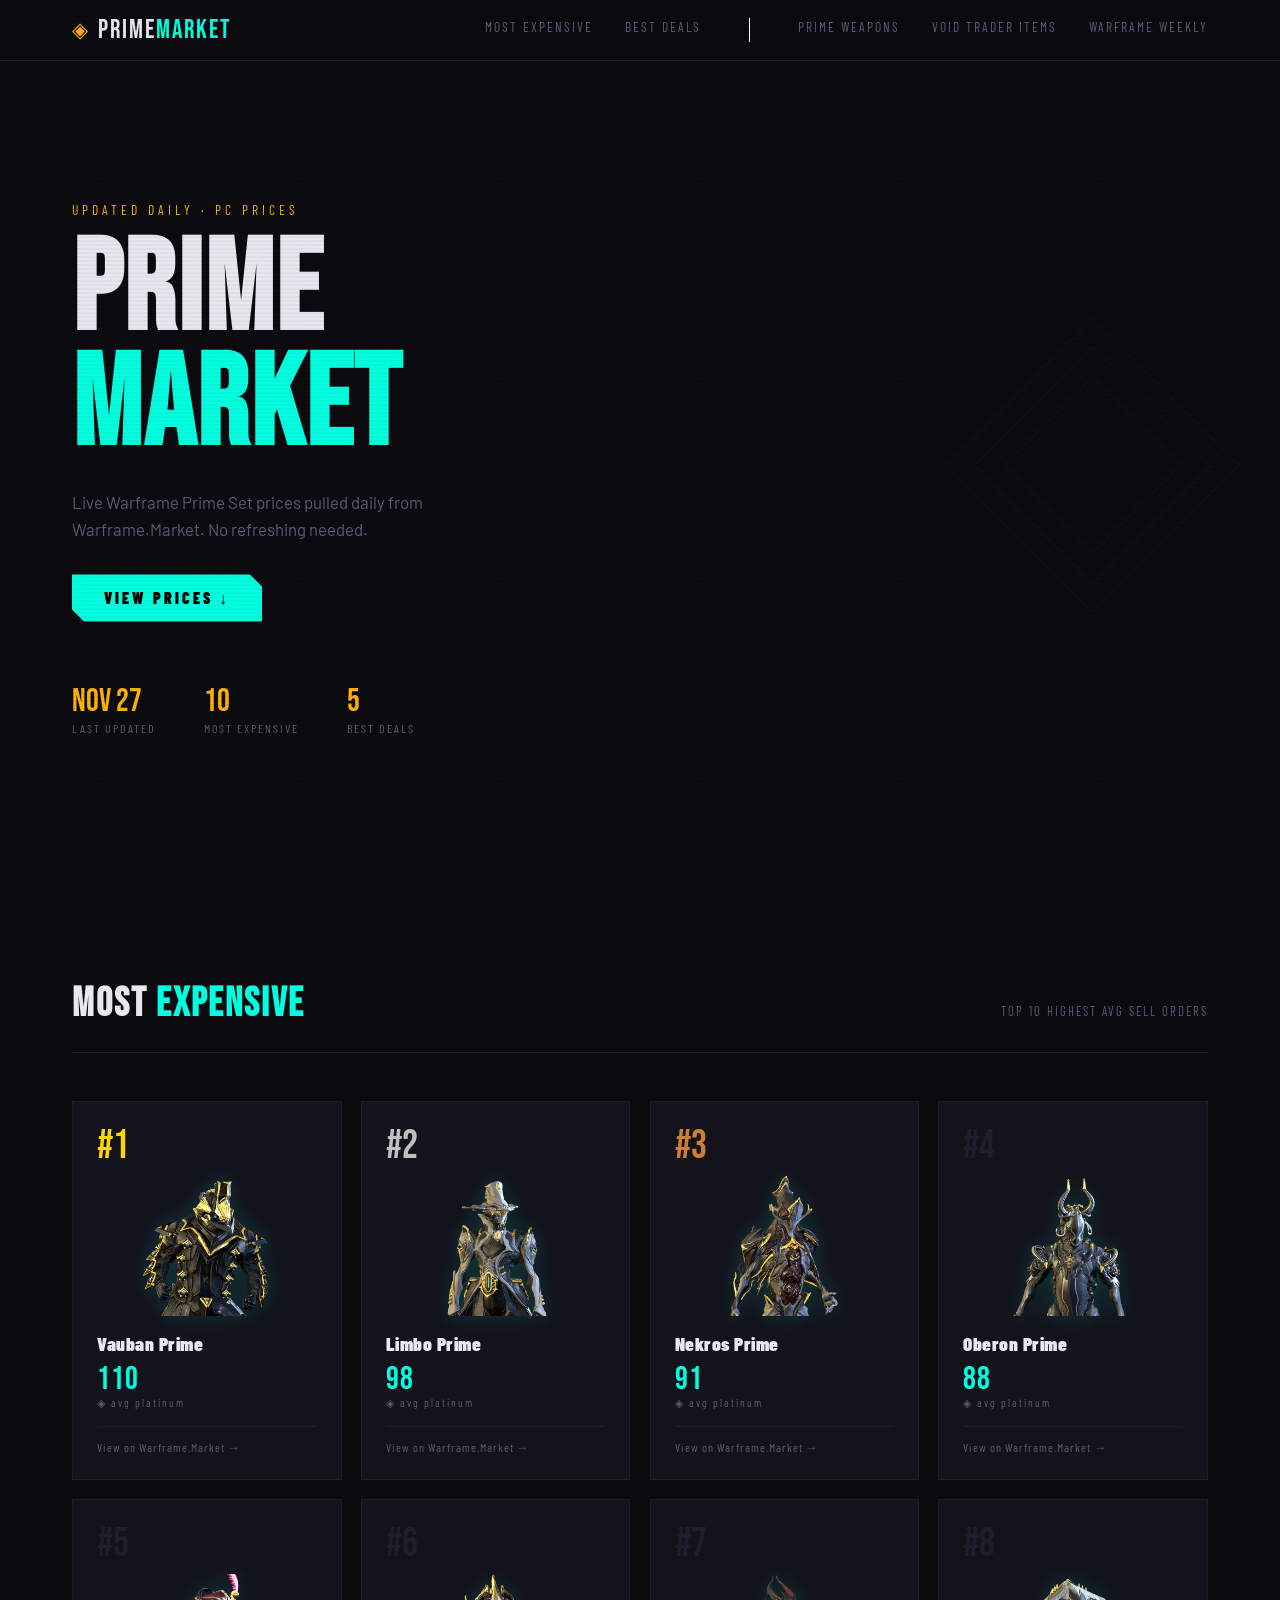
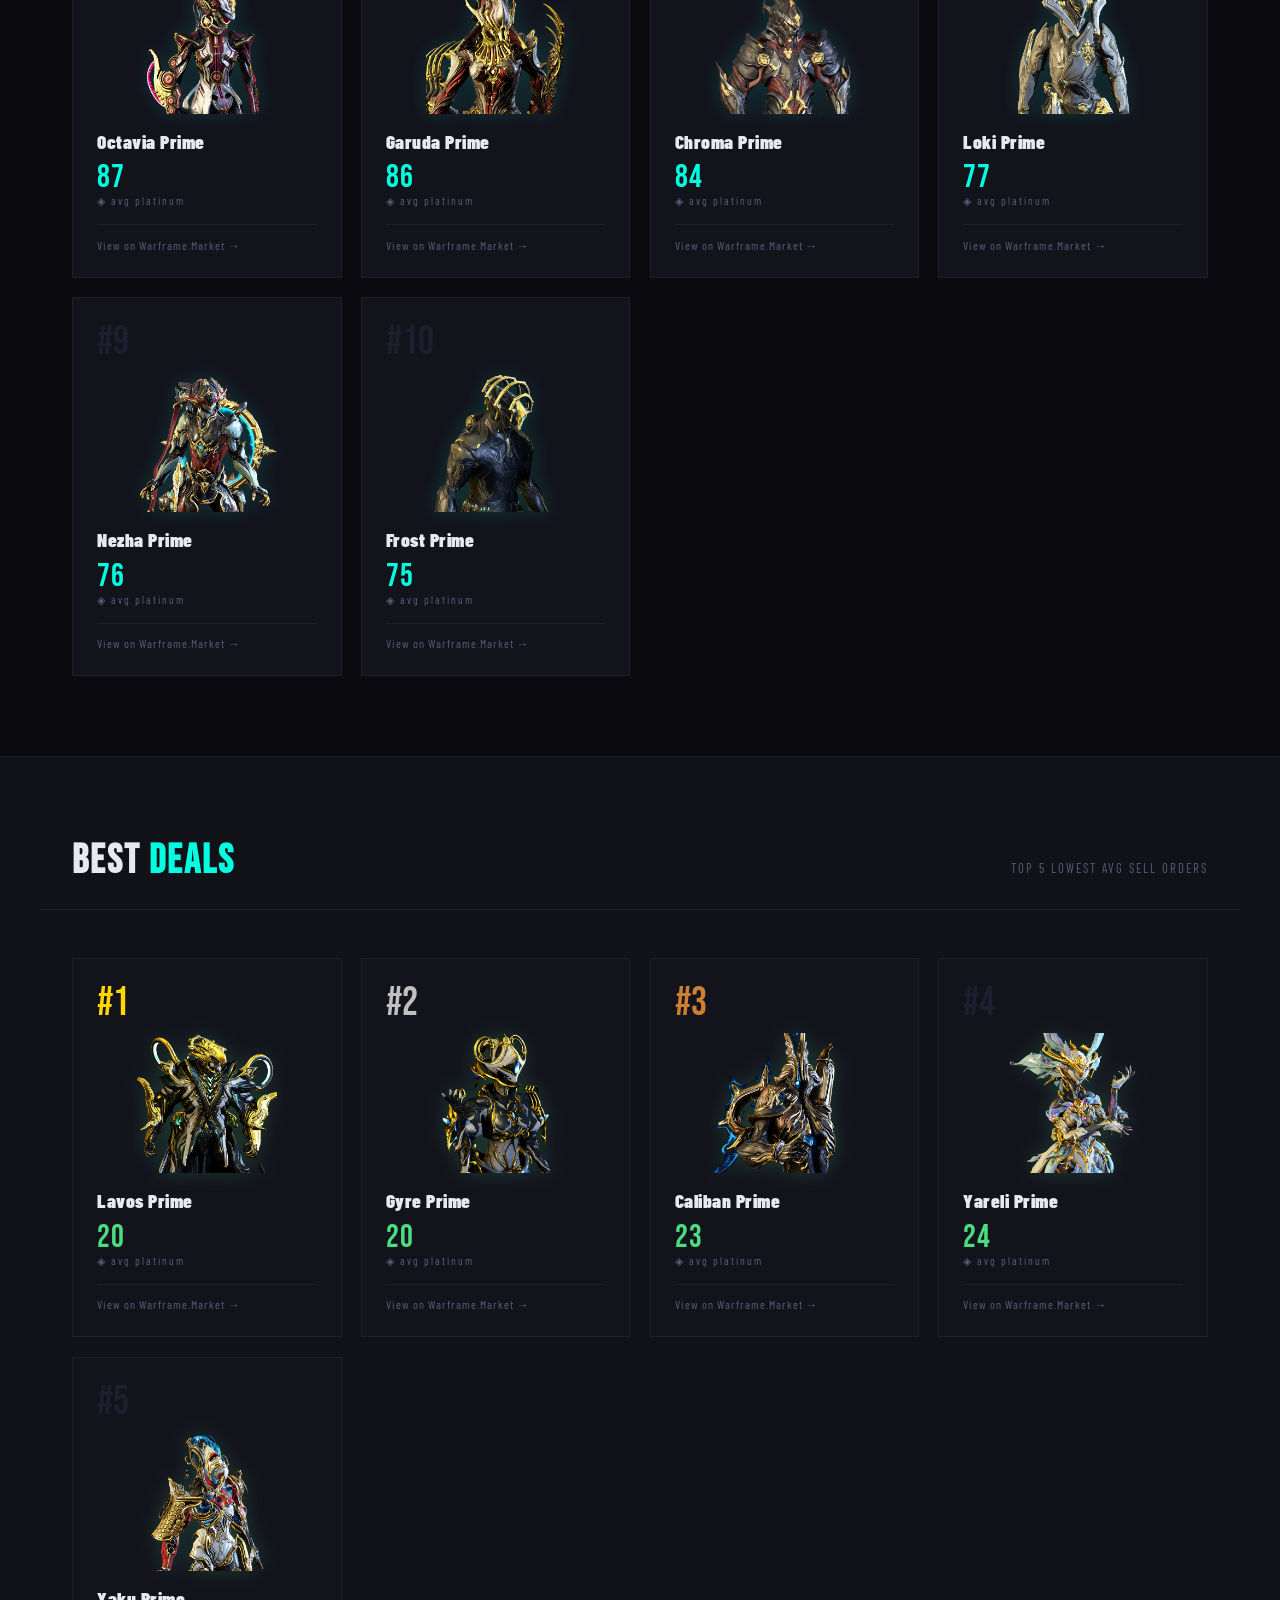
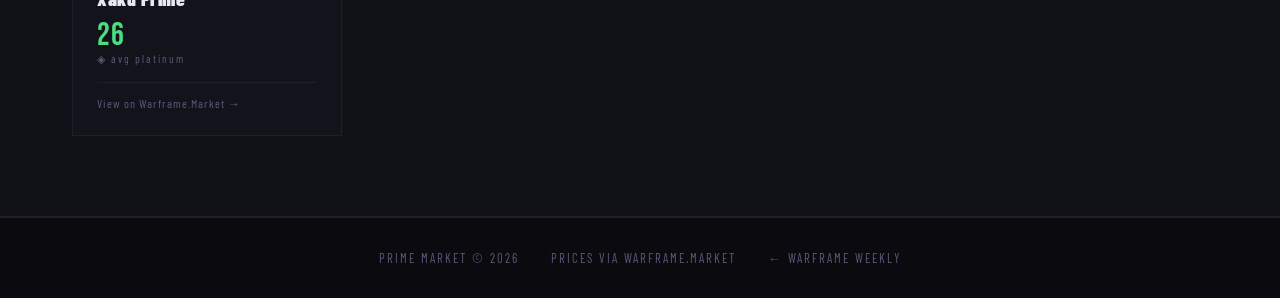
<file: index.html>
<!DOCTYPE html>
<html lang="en">
<head>
  <meta charset="UTF-8" />
  <meta name="viewport" content="width=device-width, initial-scale=1.0"/>
  <title>Prime Market</title>
  <link href="https://fonts.googleapis.com/css2?family=Bebas+Neue&family=Barlow:wght@400;600;700&family=Barlow+Condensed:wght@700;900&display=swap" rel="stylesheet"/>
  <link rel="stylesheet" href="style.css"/>
</head>
<body>

  <div class="scanline"></div>
  <div class="noise"></div>

  <header>
    <div class="header-inner">
      <div class="logo">
        <span class="logo-icon">◈</span>
        <span class="logo-text">PRIME<span class="accent">MARKET</span></span>
      </div>
      <button class="hamburger" id="hamburger">☰</button>
      <nav id="main-nav">
        <a href="#expensive">Most Expensive</a>
        <a href="#cheapest">Best Deals</a>
        <span class="nav-divider"></span>
        <a href="weapons.html">Prime Weapons</a>
        <a href="baro.html">Void Trader Items</a>
        <a href="https://shadowsofthezariman.github.io/Warframe-Weekly">Warframe Weekly</a>
      </nav>
    </div>
  </header>

  <section class="hero">
    <div class="hero-bg-text">◈</div>
    <div class="hero-content">
      <p class="hero-eyebrow">UPDATED DAILY · PC PRICES</p>
      <h1 class="hero-title">PRIME<br/><span class="accent">MARKET</span></h1>
      <p class="hero-sub">Live Warframe Prime Set prices pulled daily from Warframe.Market. No refreshing needed.</p>
      <a href="#expensive" class="cta-btn">VIEW PRICES ↓</a>
    </div>
    <div class="hero-stats">
      <div class="stat"><span class="stat-num" id="last-updated">—</span><span class="stat-label">Last Updated</span></div>
      <div class="stat"><span class="stat-num">10</span><span class="stat-label">Most Expensive</span></div>
      <div class="stat"><span class="stat-num">5</span><span class="stat-label">Best Deals</span></div>
    </div>
  </section>

  <section id="expensive" class="content-section">
    <div class="section-header">
      <h2>MOST <span class="accent">EXPENSIVE</span></h2>
      <span class="section-sub">Top 10 highest avg sell orders</span>
    </div>
    <div class="card-grid" id="expensive-grid">
      <div class="loading-state">⚙️ Loading prices...</div>
    </div>
  </section>

  <section id="cheapest" class="content-section alt-bg">
    <div class="section-header">
      <h2>BEST <span class="accent">DEALS</span></h2>
      <span class="section-sub">Top 5 lowest avg sell orders</span>
    </div>
    <div class="card-grid" id="cheapest-grid">
      <div class="loading-state">⚙️ Loading prices...</div>
    </div>
  </section>

  <footer>
    <span>PRIME MARKET &copy; <span id="footer-year"></span></span>
    <span>Prices via Warframe.Market</span>
    <a href="https://shadowsofthezariman.github.io/Warframe-Weekly" style="color:var(--muted);text-decoration:none;">← Warframe Weekly</a>
  </footer>

  <script src="app.js"></script>
  <script src="nav.js"></script>
</body>
</html>
</file>
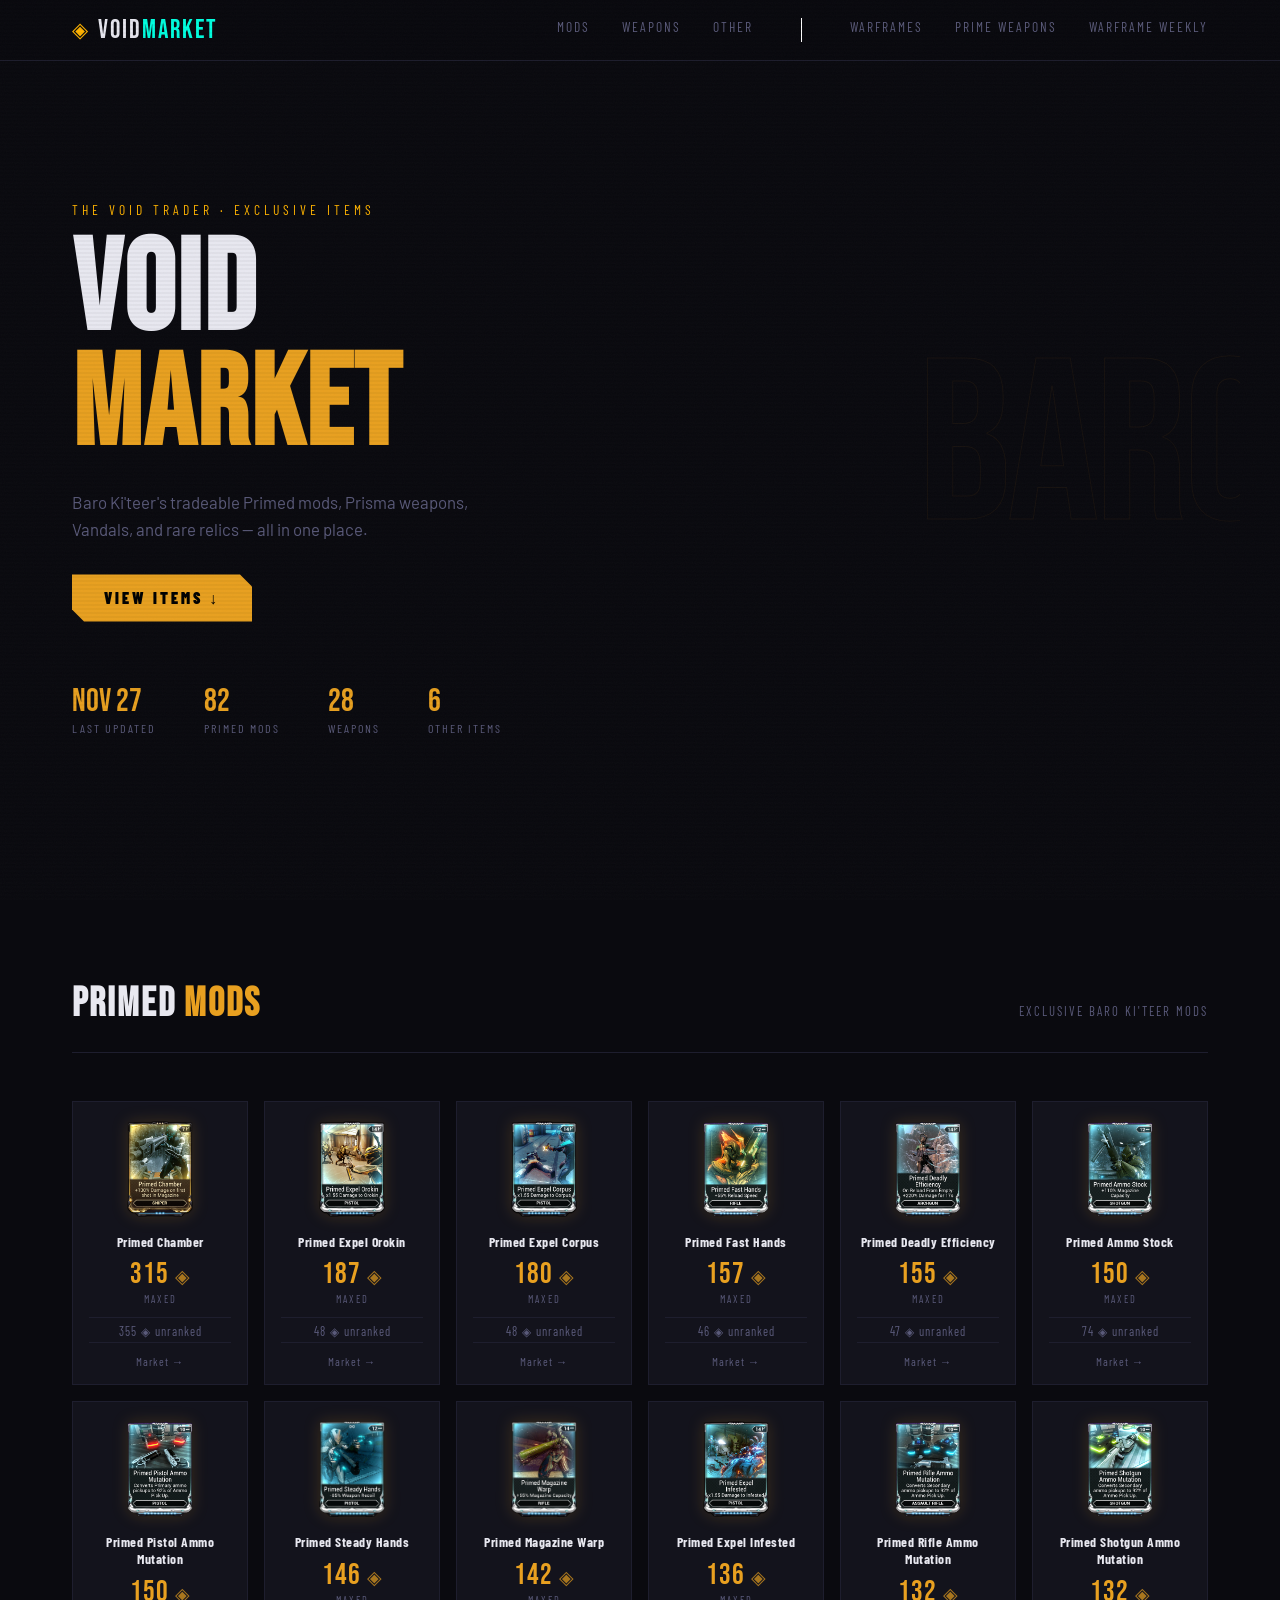
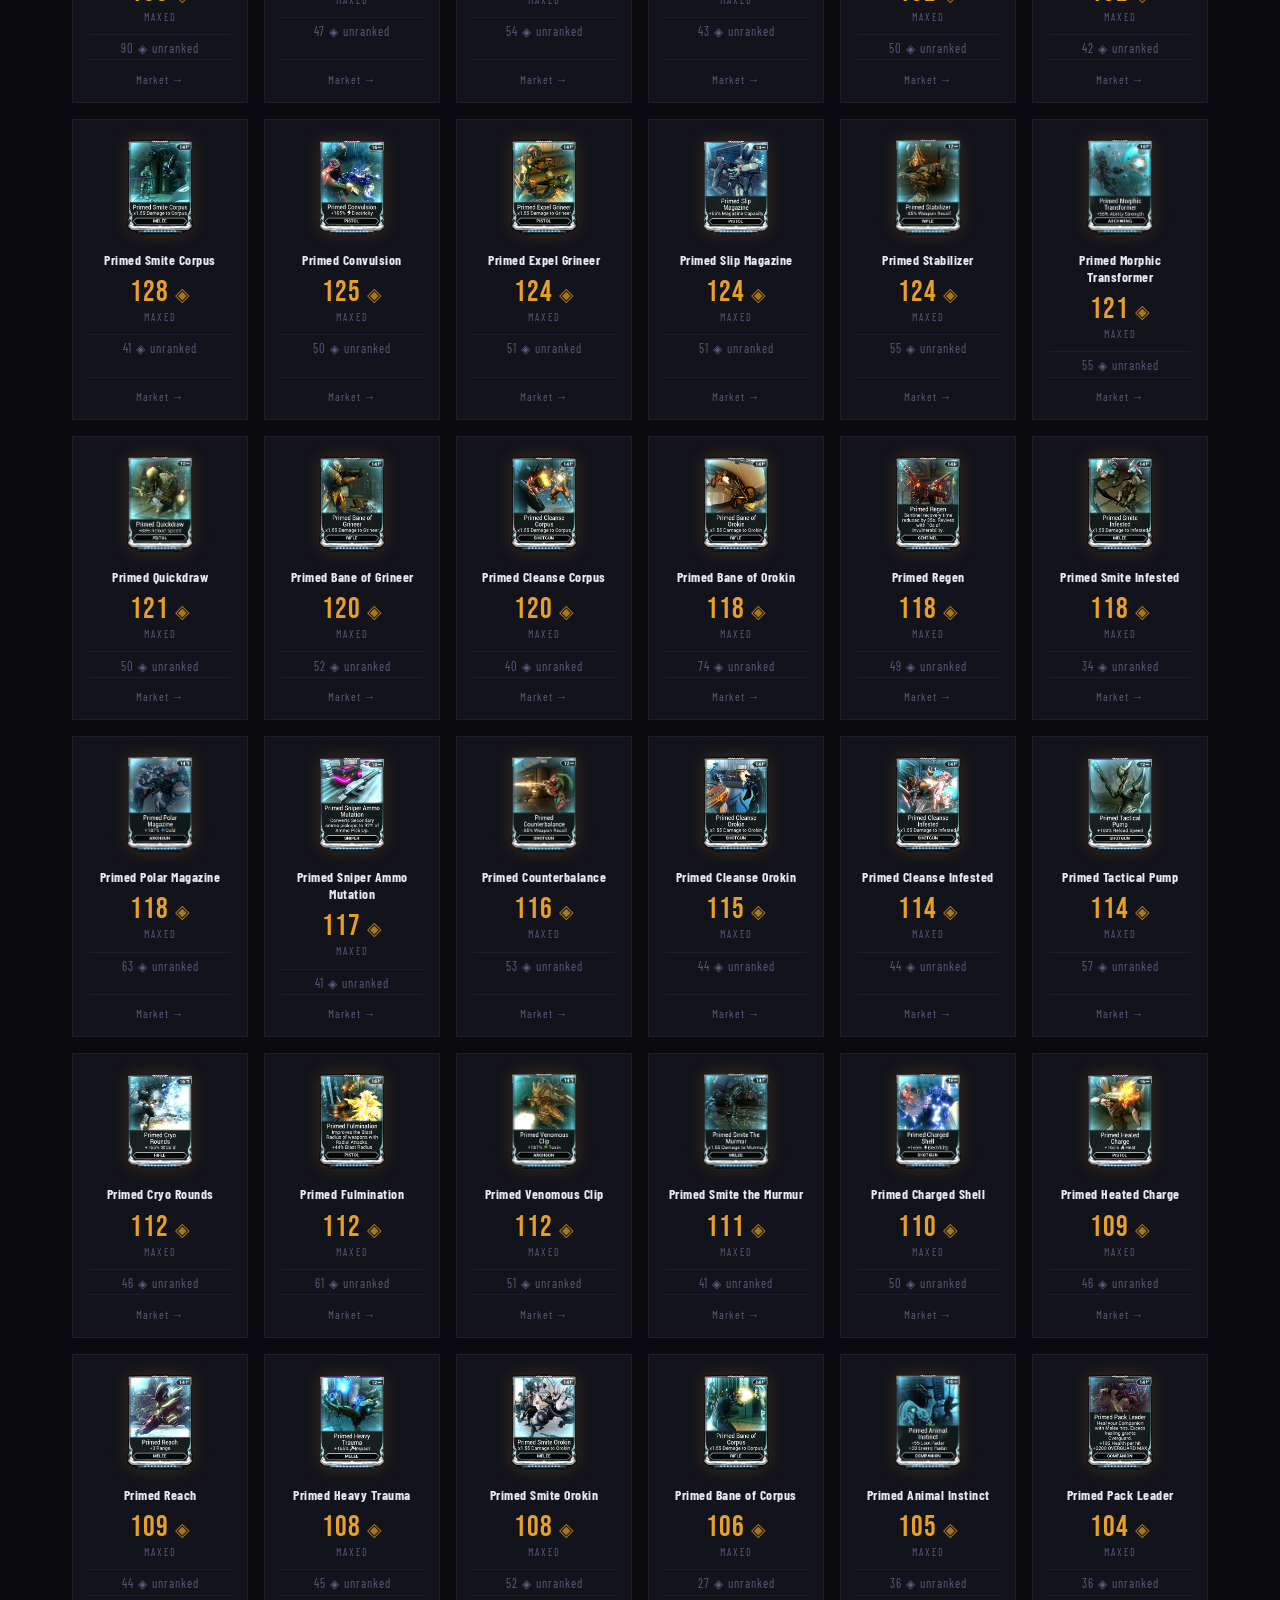
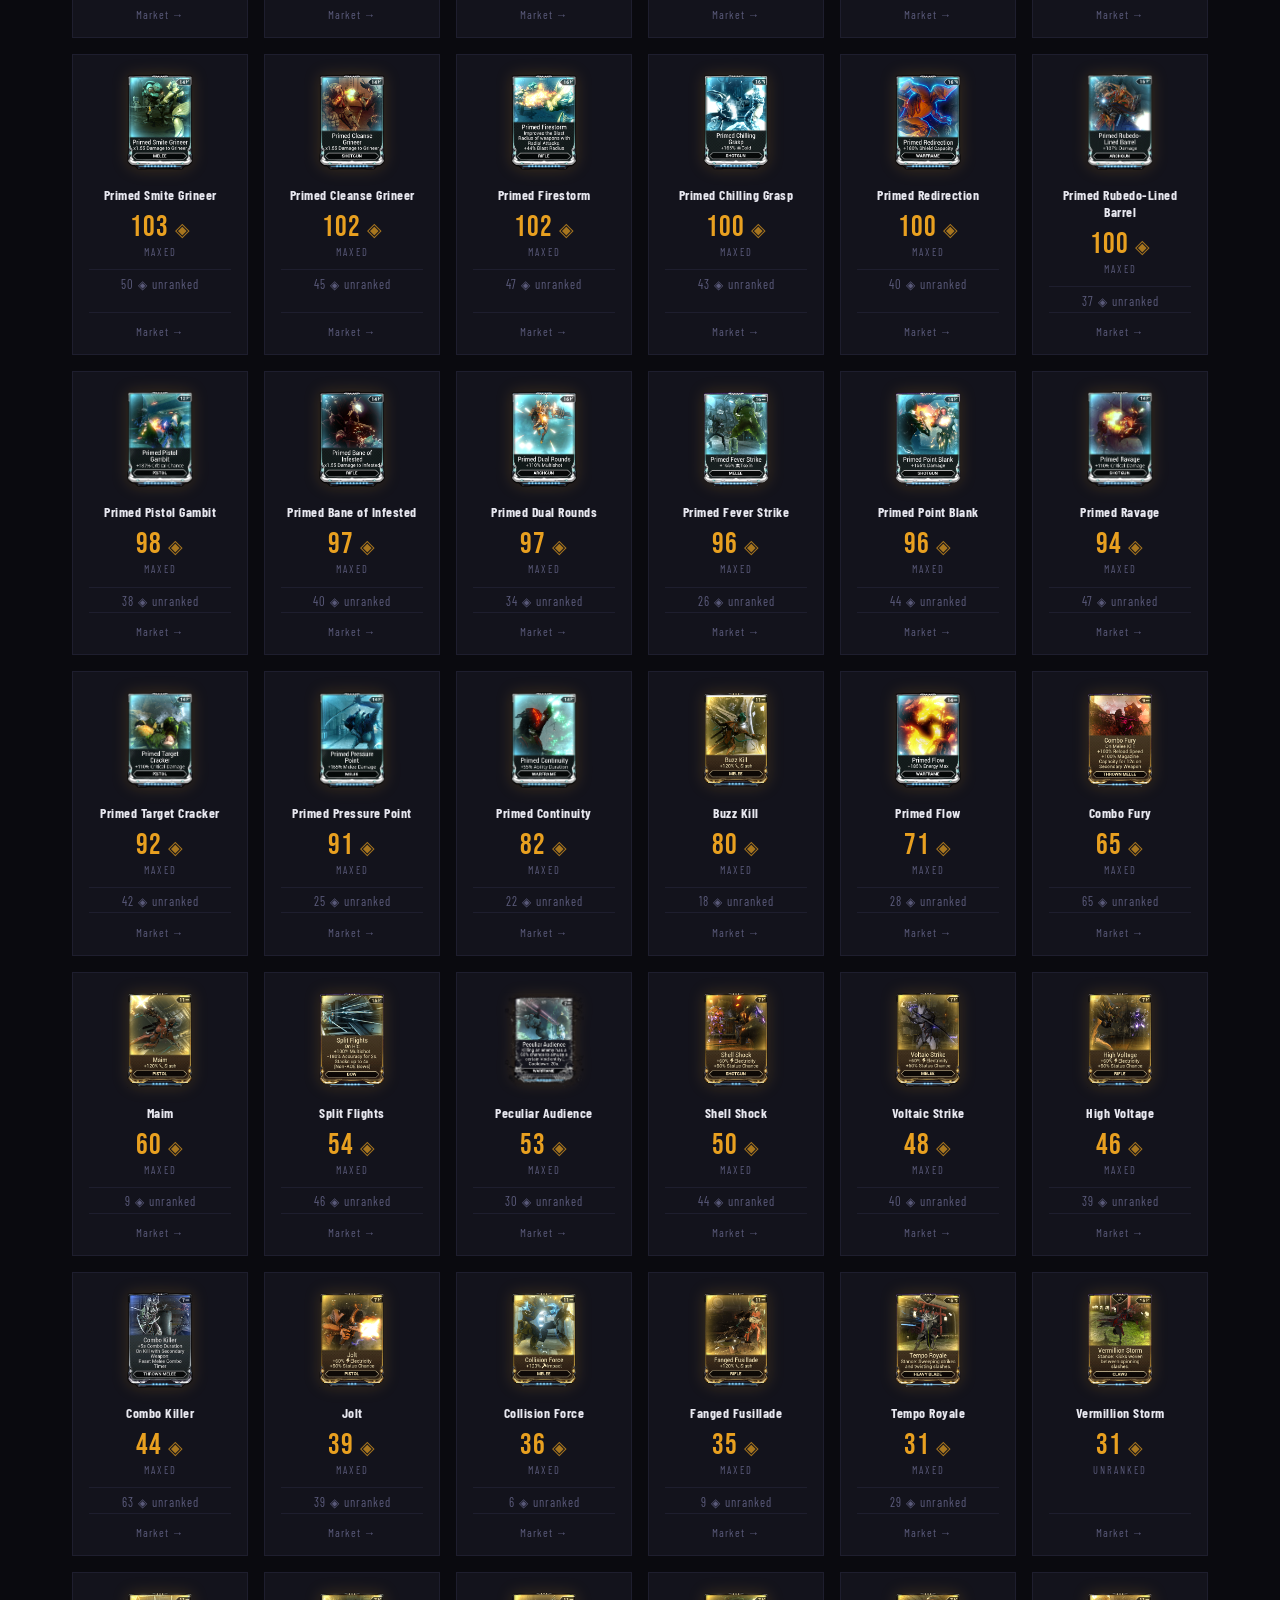
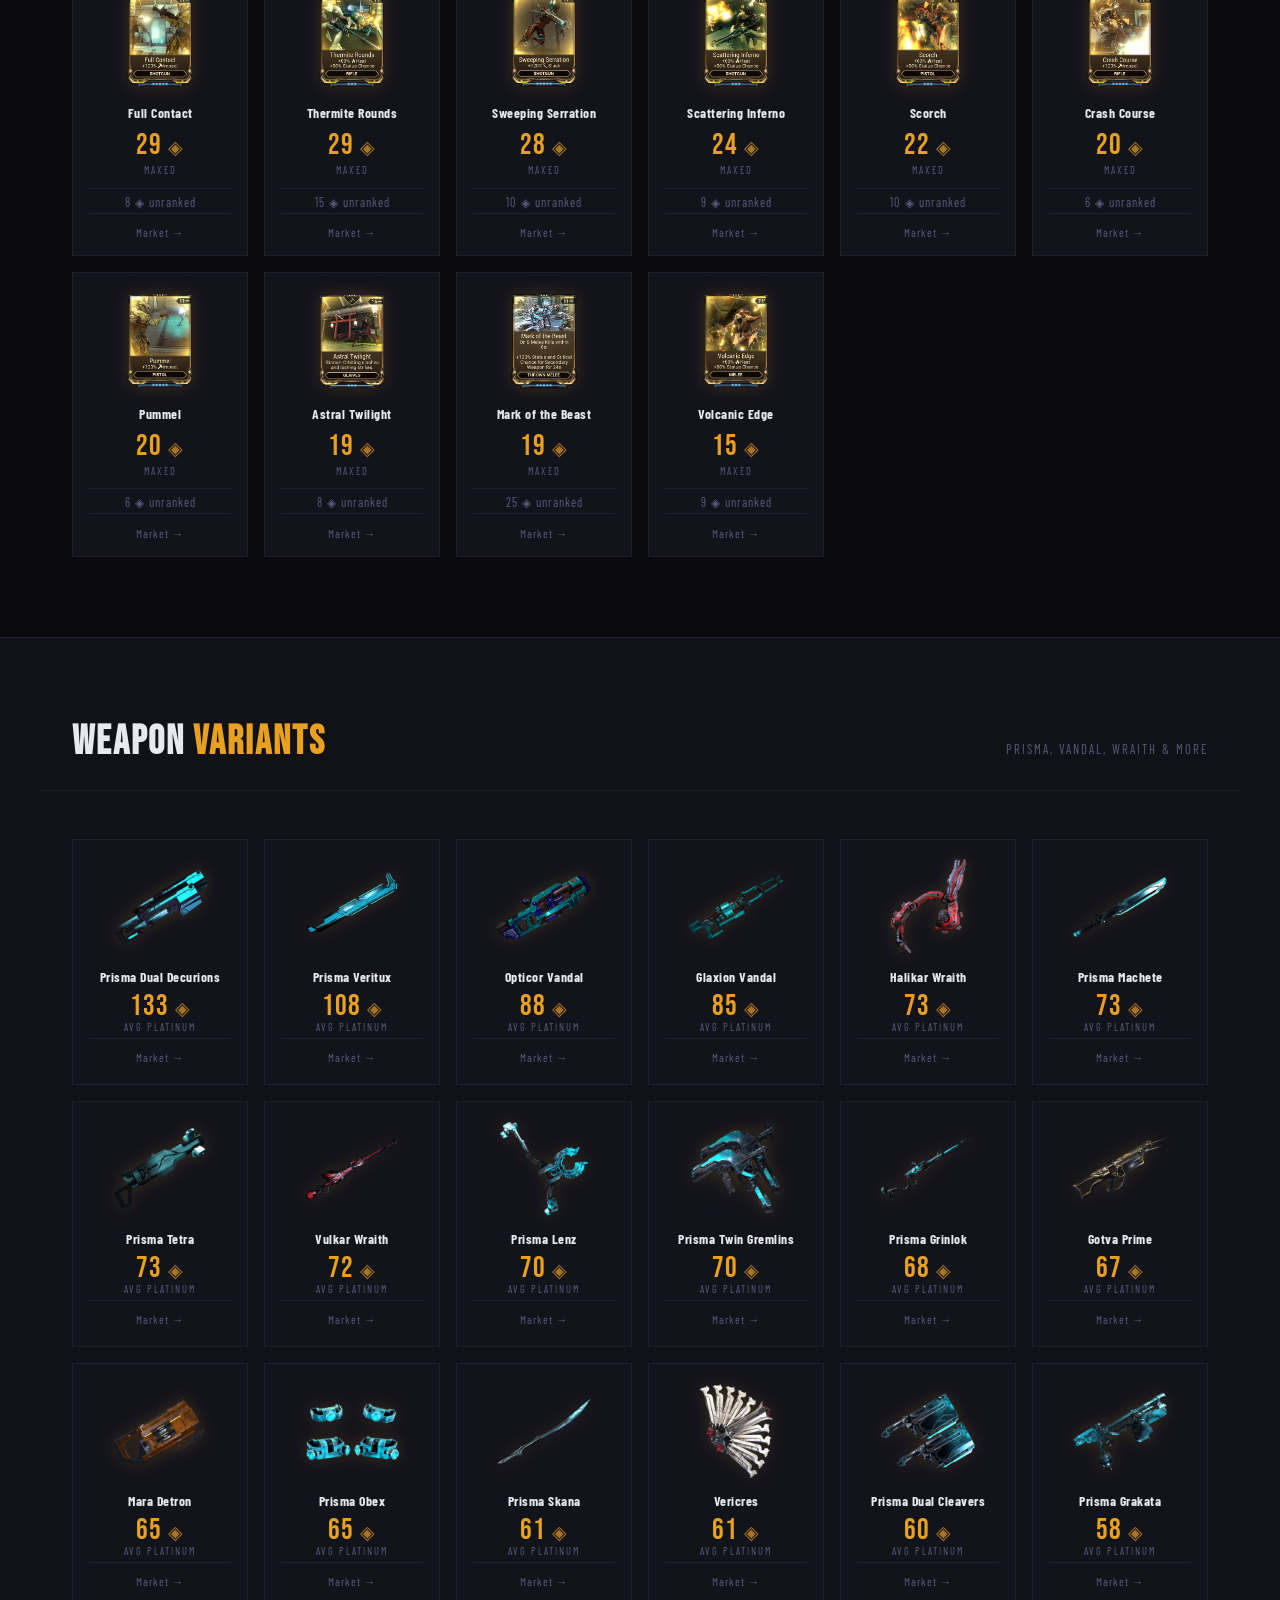
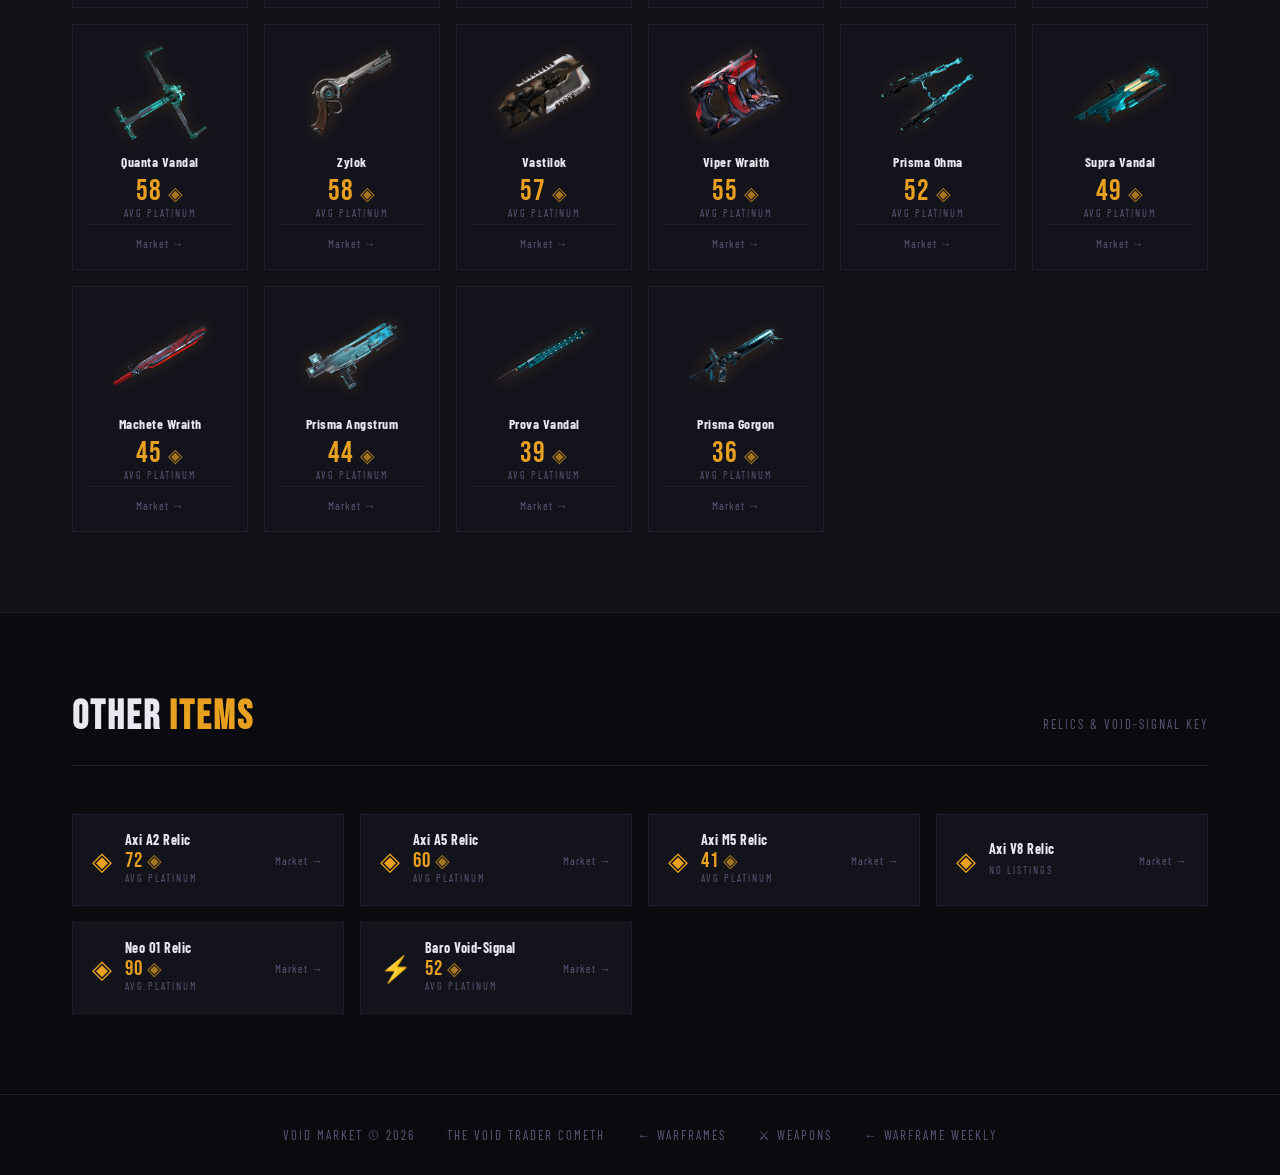
<file: baro.html>
<!DOCTYPE html>
<html lang="en">
<head>
  <meta charset="UTF-8" />
  <meta name="viewport" content="width=device-width, initial-scale=1.0"/>
  <title>Void Market — Baro Ki'teer</title>
  <link href="https://fonts.googleapis.com/css2?family=Bebas+Neue&family=Barlow:wght@400;600;700&family=Barlow+Condensed:wght@700;900&display=swap" rel="stylesheet"/>
  <link rel="stylesheet" href="style.css"/>
  <link rel="stylesheet" href="baro.css"/>
</head>
<body>

  <div class="scanline"></div>
  <div class="noise"></div>

  <header>
    <div class="header-inner">
      <div class="logo">
        <span class="logo-icon">◈</span>
        <span class="logo-text">VOID<span class="accent">MARKET</span></span>
      </div>
      <button class="hamburger" id="hamburger">☰</button>
      <nav id="main-nav">
        
        <a href="#mods">Mods</a>
        <a href="#weapons">Weapons</a>
        <a href="#other">Other</a>
        <span class="nav-divider"></span>
        <a href="index.html">Warframes</a>
        <a href="weapons.html">Prime Weapons</a>
        <a href="https://shadowsofthezariman.github.io/Warframe-Weekly">Warframe Weekly</a>
      </nav>
    </div>
  </header>

  <section class="hero hero--baro">
    <div class="hero-bg-text">BARO</div>
    <div class="hero-content">
      <p class="hero-eyebrow">THE VOID TRADER · EXCLUSIVE ITEMS</p>
      <h1 class="hero-title">VOID<br/><span class="baro-accent">MARKET</span></h1>
      <p class="hero-sub">Baro Ki'teer's tradeable Primed mods, Prisma weapons, Vandals, and rare relics — all in one place.</p>
      <a href="#mods" class="cta-btn baro-cta">VIEW ITEMS ↓</a>
    </div>
    <div class="hero-stats">
      <div class="stat"><span class="stat-num baro-num" id="last-updated">—</span><span class="stat-label">Last Updated</span></div>
      <div class="stat"><span class="stat-num baro-num" id="mod-count">—</span><span class="stat-label">Primed Mods</span></div>
      <div class="stat"><span class="stat-num baro-num" id="weapon-count">—</span><span class="stat-label">Weapons</span></div>
      <div class="stat"><span class="stat-num baro-num" id="other-count">—</span><span class="stat-label">Other Items</span></div>
    </div>
  </section>

  <!-- MODS -->
  <section id="mods" class="content-section">
    <div class="section-header">
      <h2>PRIMED <span class="baro-accent">MODS</span></h2>
      <span class="section-sub">Exclusive Baro Ki'teer mods</span>
    </div>
    <div class="baro-grid" id="mods-grid">
      <div class="loading-state">⚙️ Loading mods...</div>
    </div>
  </section>

  <!-- WEAPONS -->
  <section id="weapons" class="content-section alt-bg">
    <div class="section-header">
      <h2>WEAPON <span class="baro-accent">VARIANTS</span></h2>
      <span class="section-sub">Prisma, Vandal, Wraith &amp; more</span>
    </div>
    <div class="baro-grid" id="weapons-grid">
      <div class="loading-state">⚙️ Loading weapons...</div>
    </div>
  </section>

  <!-- OTHER -->
  <section id="other" class="content-section">
    <div class="section-header">
      <h2>OTHER <span class="baro-accent">ITEMS</span></h2>
      <span class="section-sub">Relics &amp; Void-Signal key</span>
    </div>
    <div class="baro-grid baro-grid--other" id="other-grid">
      <div class="loading-state">⚙️ Loading items...</div>
    </div>
  </section>

  <footer>
    <span>VOID MARKET &copy; <span id="footer-year"></span></span>
    <span>The Void Trader cometh</span>
    <a href="index.html" style="color:var(--muted);text-decoration:none;">← Warframes</a>
    <a href="weapons.html" style="color:var(--muted);text-decoration:none;">⚔ Weapons</a>
    <a href="https://shadowsofthezariman.github.io/Warframe-Weekly" style="color:var(--muted);text-decoration:none;">← Warframe Weekly</a>
  </footer>

  <script src="baro_app.js"></script>
  <script src="nav.js"></script>
</body>
</html>
</file>
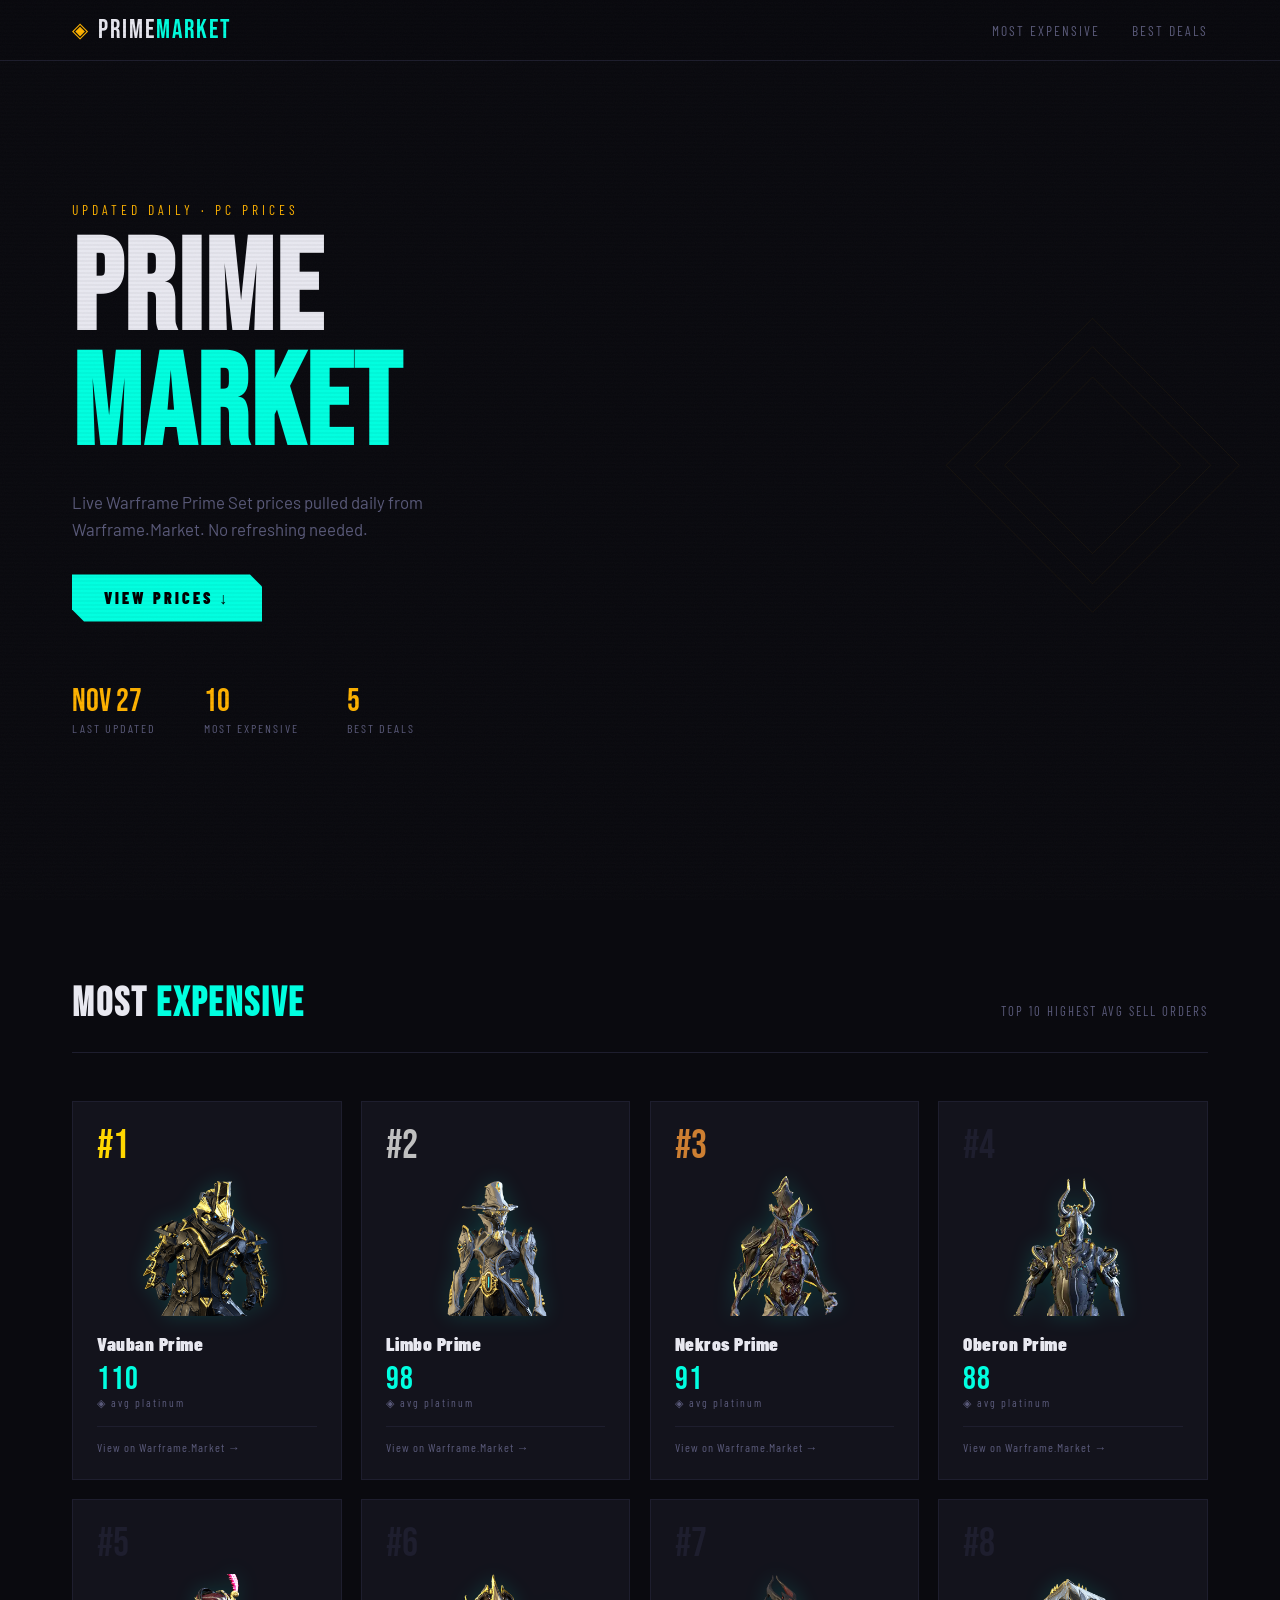
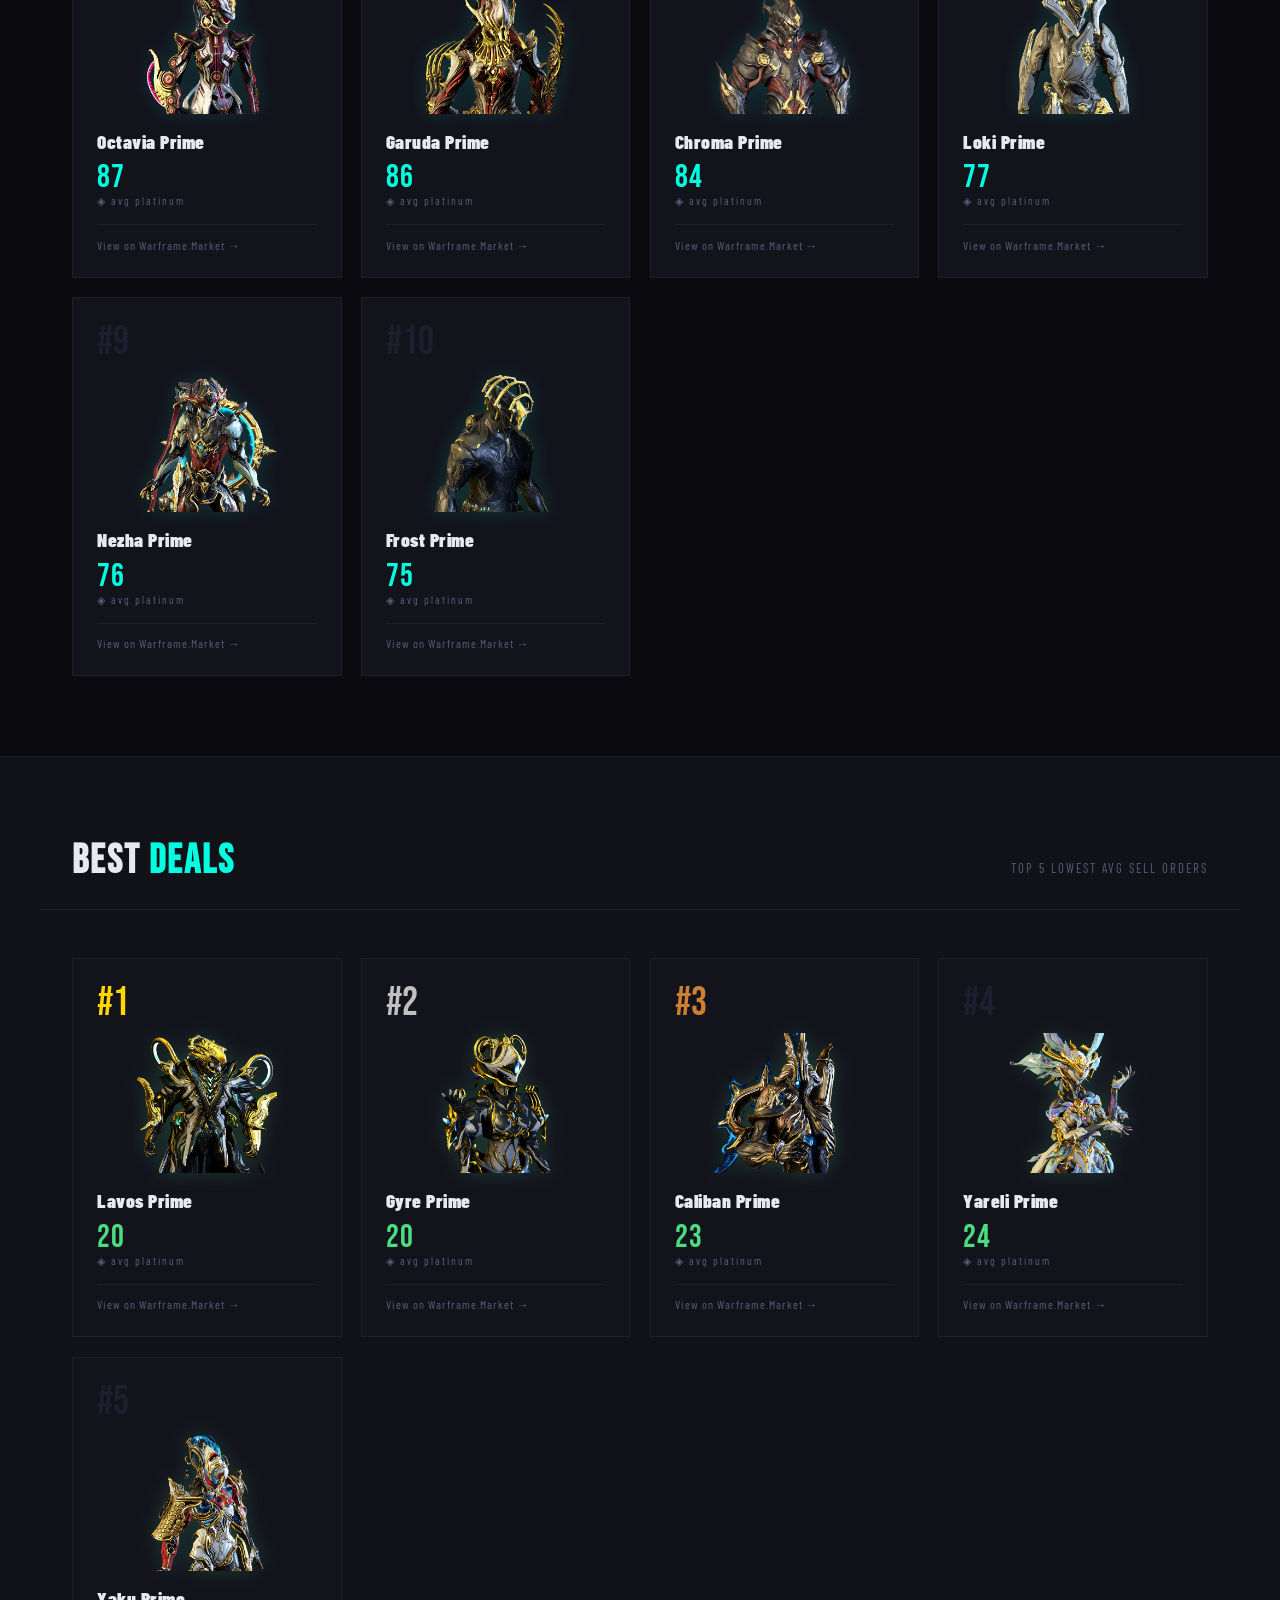
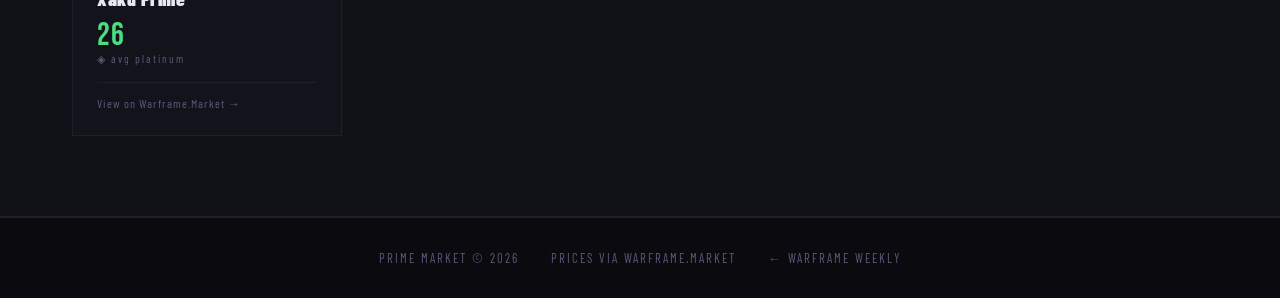
<file: market_index.html>
<!DOCTYPE html>
<html lang="en">
<head>
  <meta charset="UTF-8" />
  <meta name="viewport" content="width=device-width, initial-scale=1.0"/>
  <title>Prime Market</title>
  <link href="https://fonts.googleapis.com/css2?family=Bebas+Neue&family=Barlow:wght@400;600;700&family=Barlow+Condensed:wght@700;900&display=swap" rel="stylesheet"/>
  <link rel="stylesheet" href="style.css"/>
</head>
<body>

  <div class="scanline"></div>
  <div class="noise"></div>

  <header>
    <div class="header-inner">
      <div class="logo">
        <span class="logo-icon">◈</span>
        <span class="logo-text">PRIME<span class="accent">MARKET</span></span>
      </div>
      <nav id="main-nav">
        <a href="#expensive">Most Expensive</a>
        <a href="#cheapest">Best Deals</a>
      </nav>
    </div>
  </header>

  <section class="hero">
    <div class="hero-bg-text">◈</div>
    <div class="hero-content">
      <p class="hero-eyebrow">UPDATED DAILY · PC PRICES</p>
      <h1 class="hero-title">PRIME<br/><span class="accent">MARKET</span></h1>
      <p class="hero-sub">Live Warframe Prime Set prices pulled daily from Warframe.Market. No refreshing needed.</p>
      <a href="#expensive" class="cta-btn">VIEW PRICES ↓</a>
    </div>
    <div class="hero-stats">
      <div class="stat"><span class="stat-num" id="last-updated">—</span><span class="stat-label">Last Updated</span></div>
      <div class="stat"><span class="stat-num">10</span><span class="stat-label">Most Expensive</span></div>
      <div class="stat"><span class="stat-num">5</span><span class="stat-label">Best Deals</span></div>
    </div>
  </section>

  <section id="expensive" class="content-section">
    <div class="section-header">
      <h2>MOST <span class="accent">EXPENSIVE</span></h2>
      <span class="section-sub">Top 10 highest avg sell orders</span>
    </div>
    <div class="card-grid" id="expensive-grid">
      <div class="loading-state">⚙️ Loading prices...</div>
    </div>
  </section>

  <section id="cheapest" class="content-section alt-bg">
    <div class="section-header">
      <h2>BEST <span class="accent">DEALS</span></h2>
      <span class="section-sub">Top 5 lowest avg sell orders</span>
    </div>
    <div class="card-grid" id="cheapest-grid">
      <div class="loading-state">⚙️ Loading prices...</div>
    </div>
  </section>

  <footer>
    <span>PRIME MARKET &copy; <span id="footer-year"></span></span>
    <span>Prices via Warframe.Market</span>
    <a href="https://shadowsofthezariman.github.io/Warframe-Weekly" style="color:var(--muted);text-decoration:none;">← Warframe Weekly</a>
  </footer>

  <script src="app.js"></script>
</body>
</html>
</file>
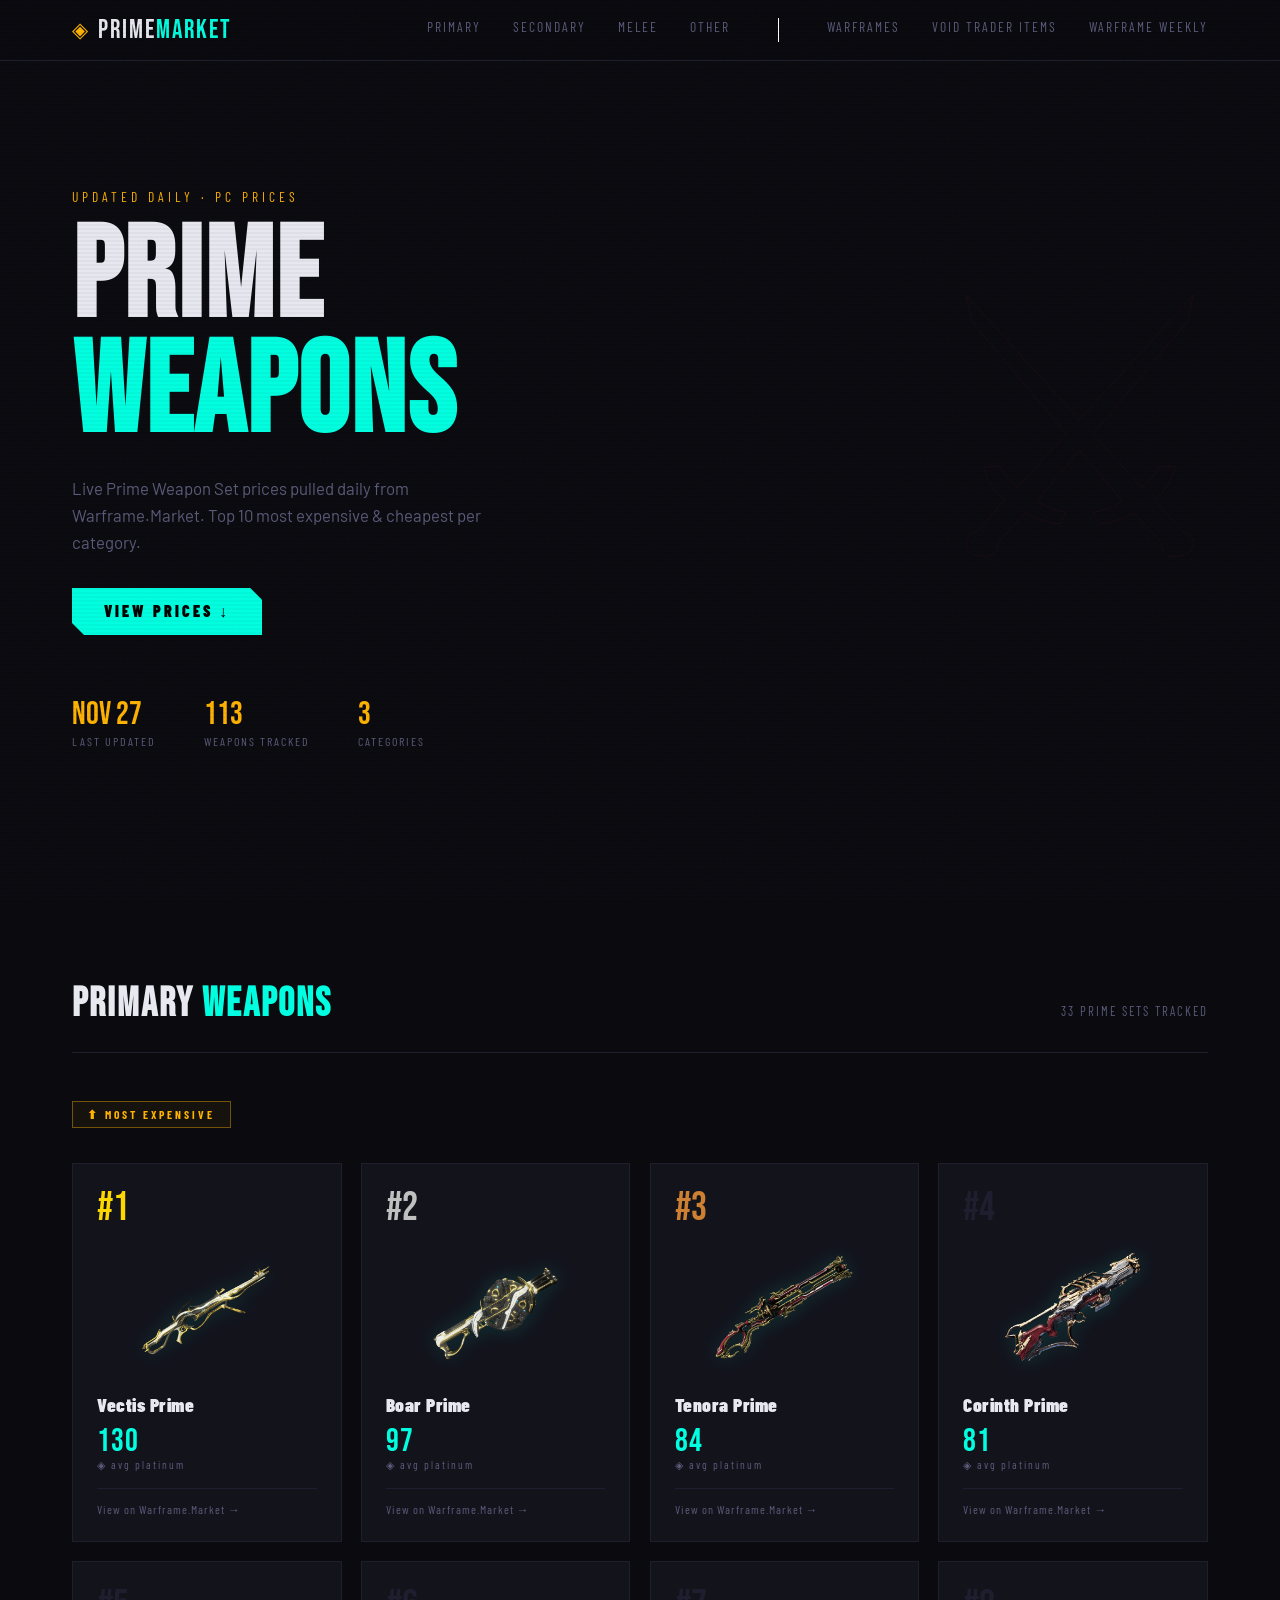
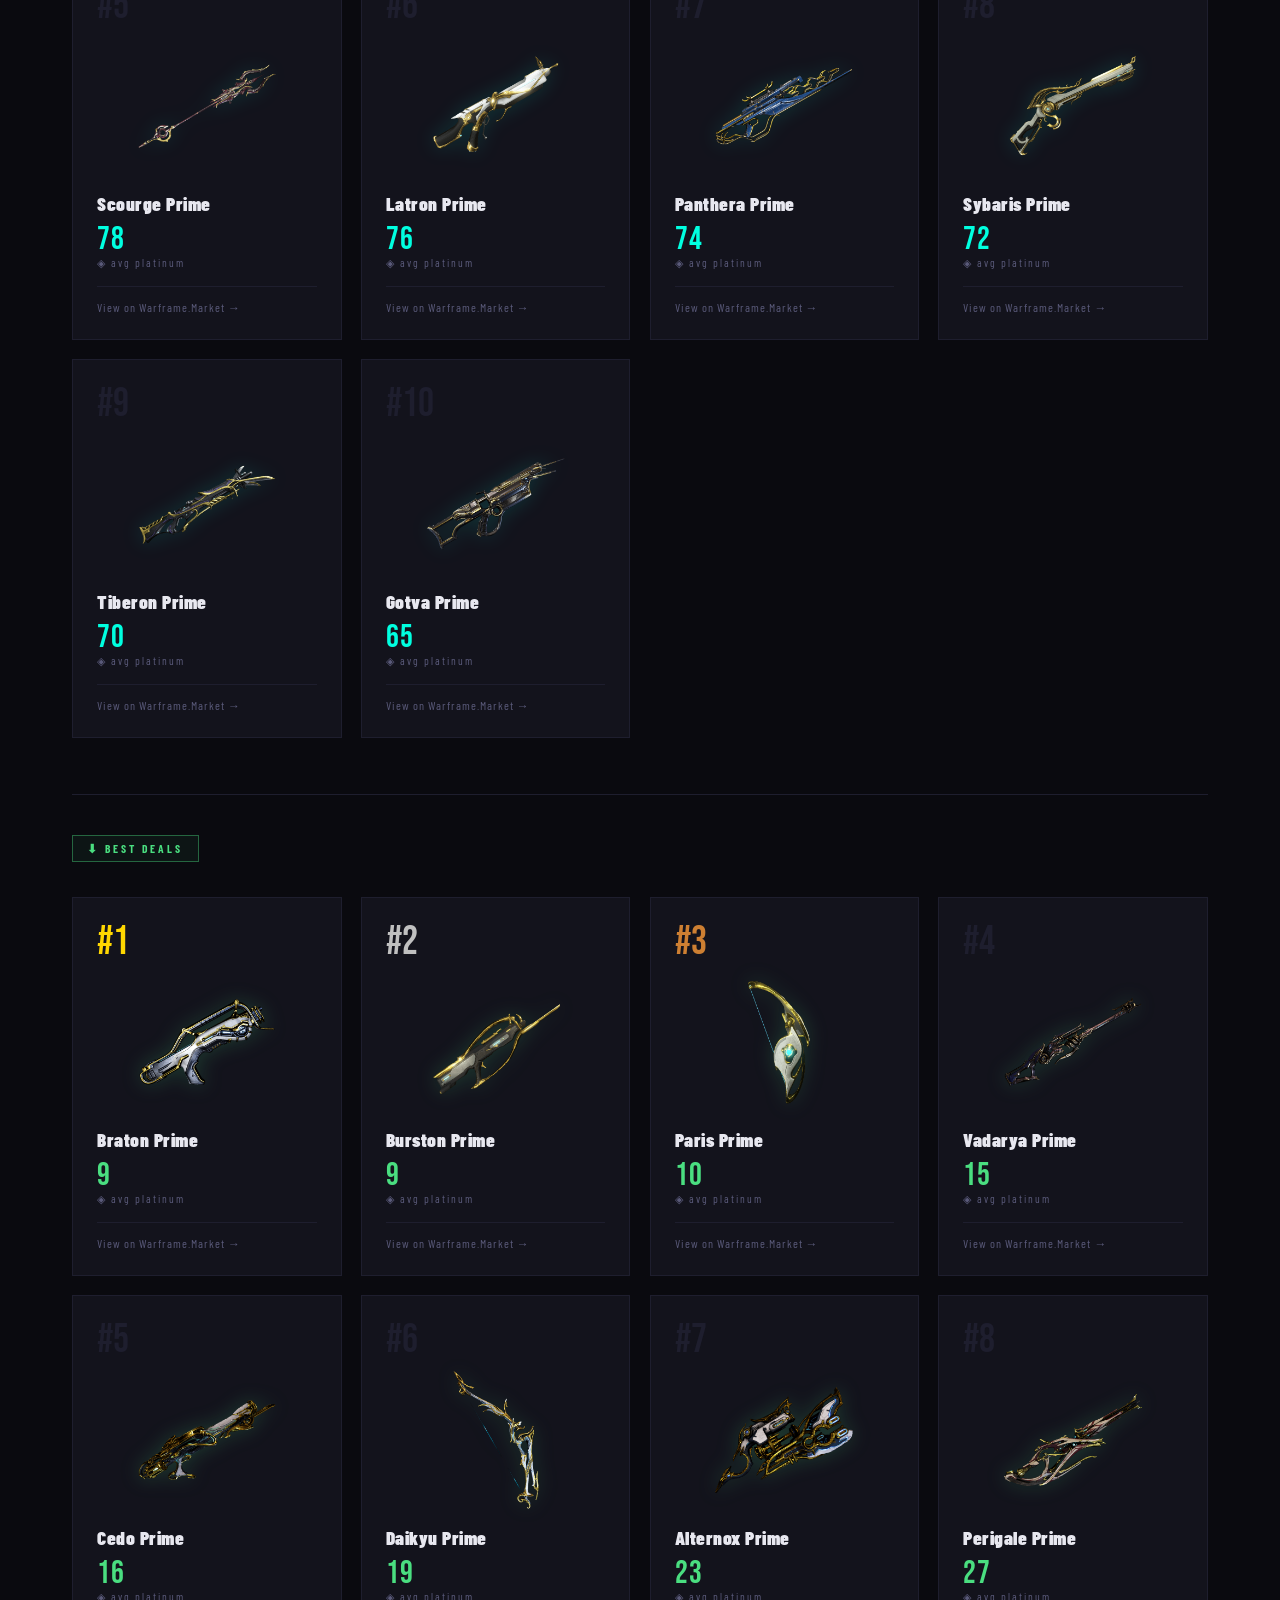
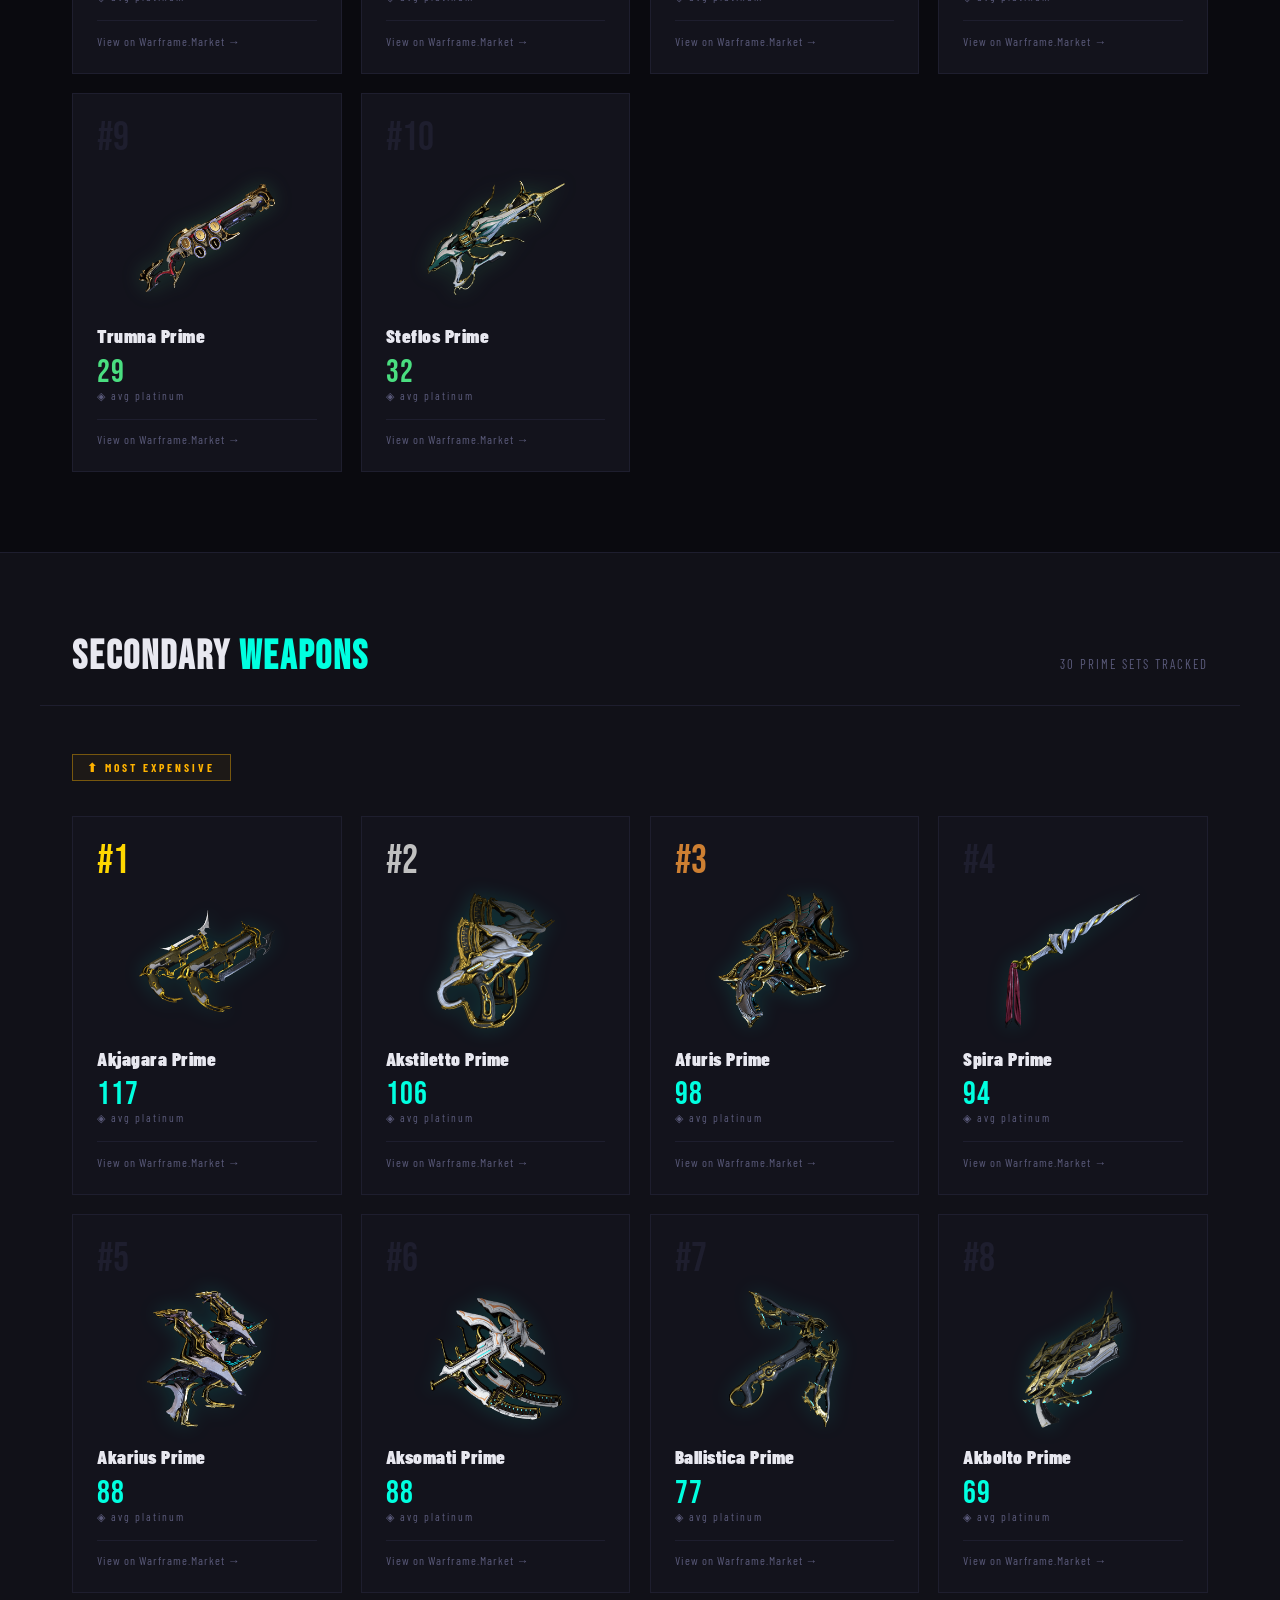
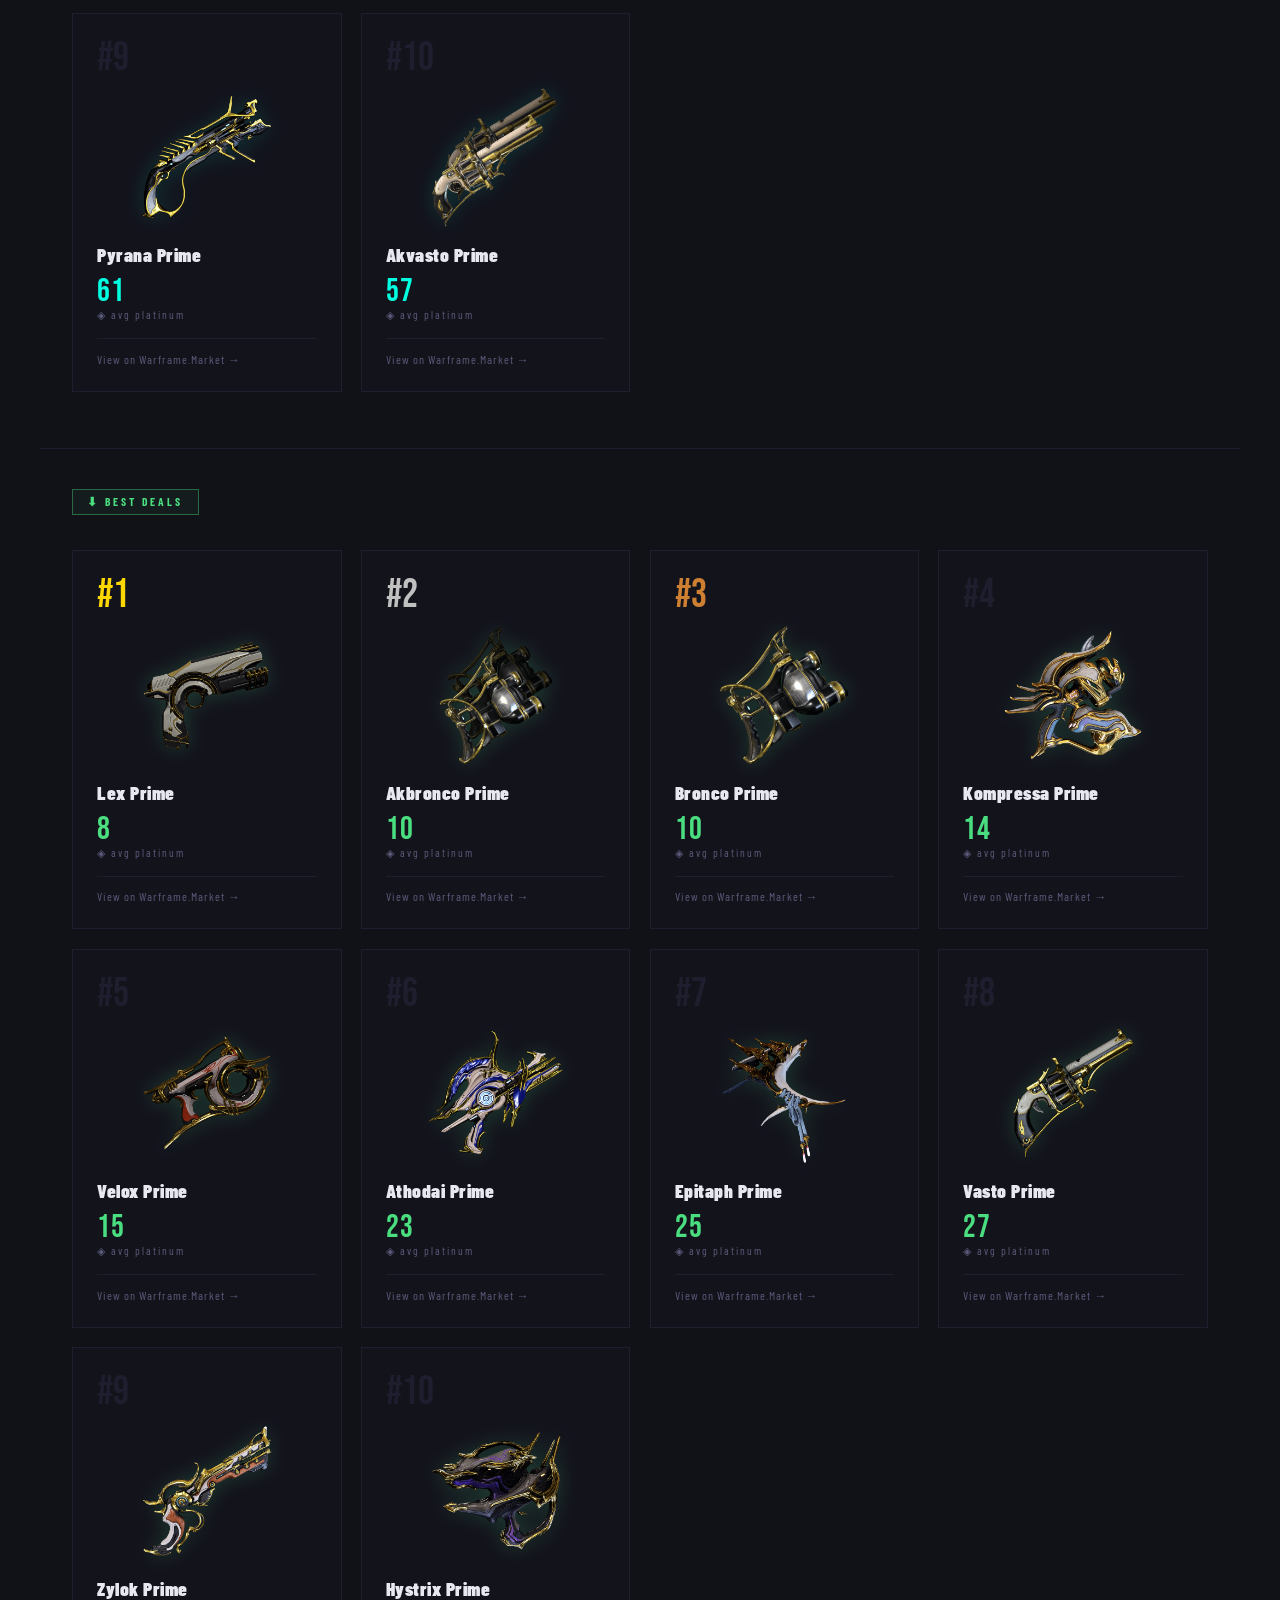
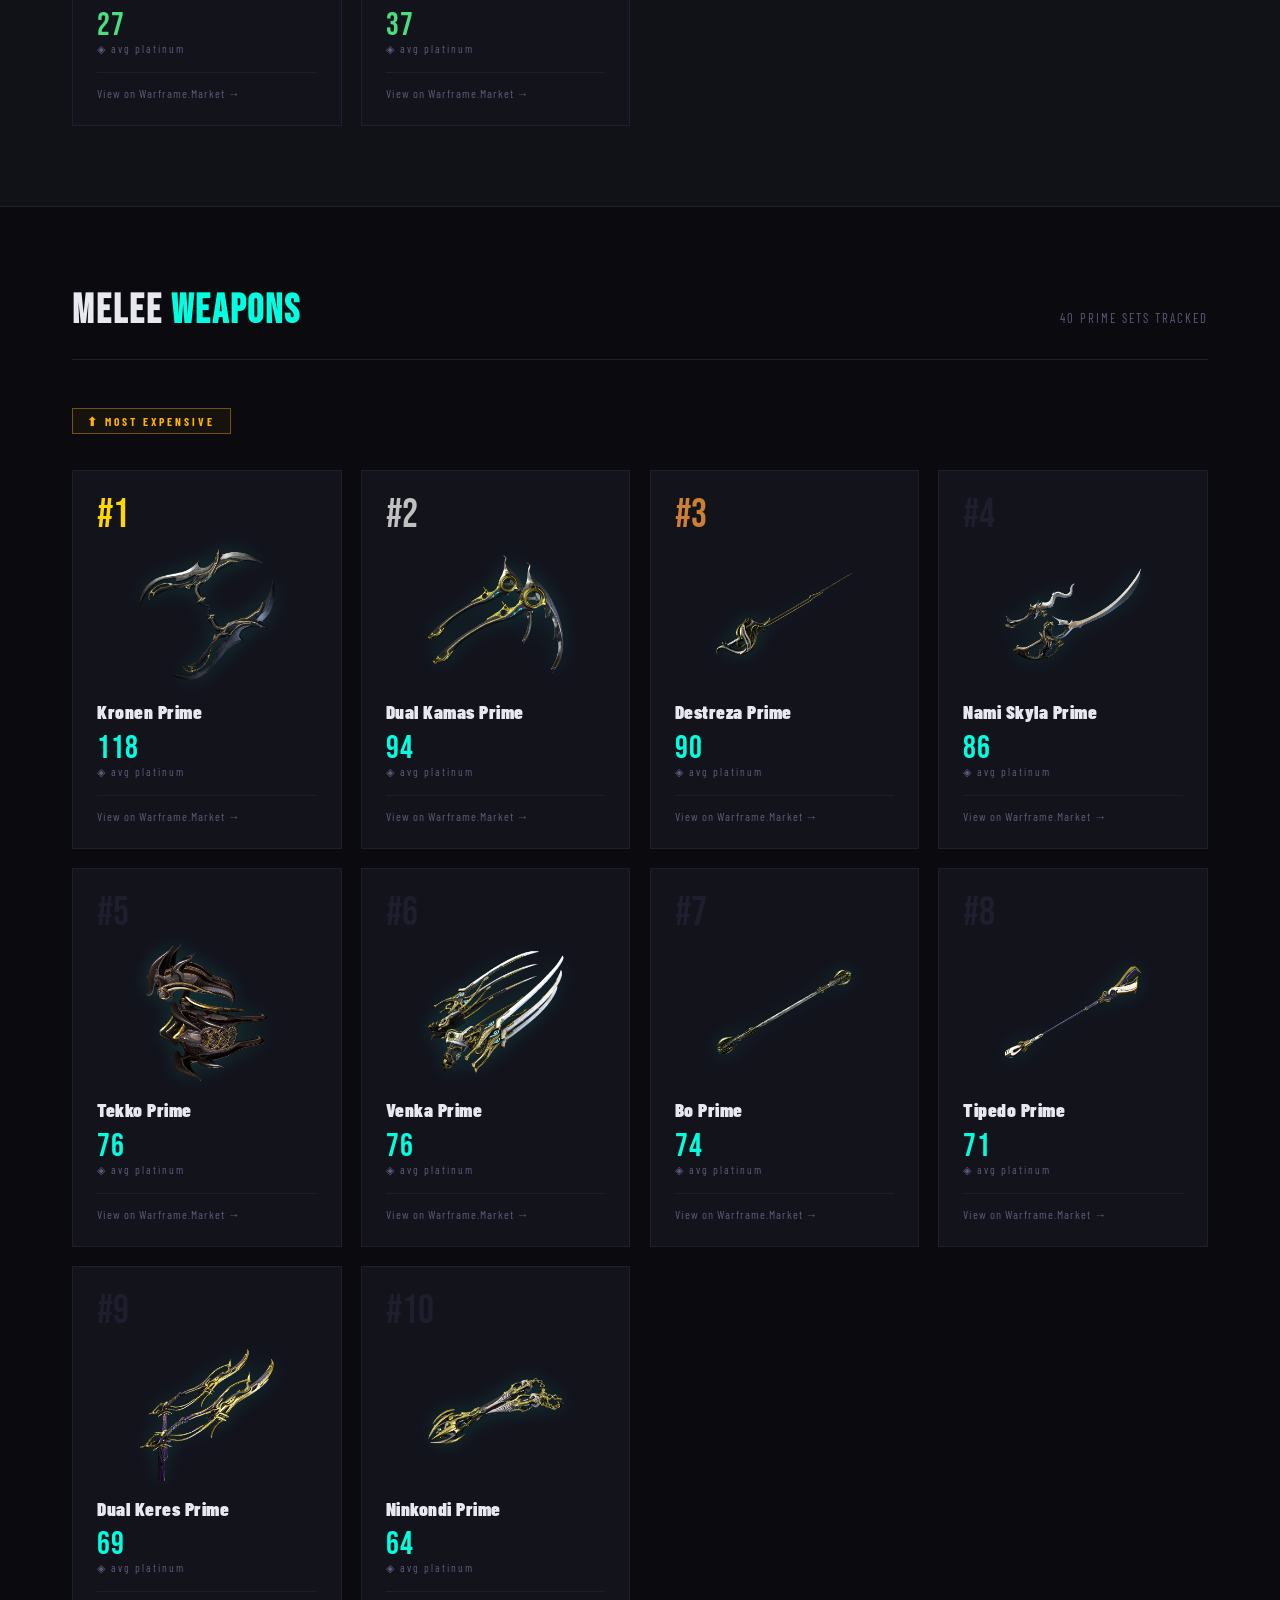
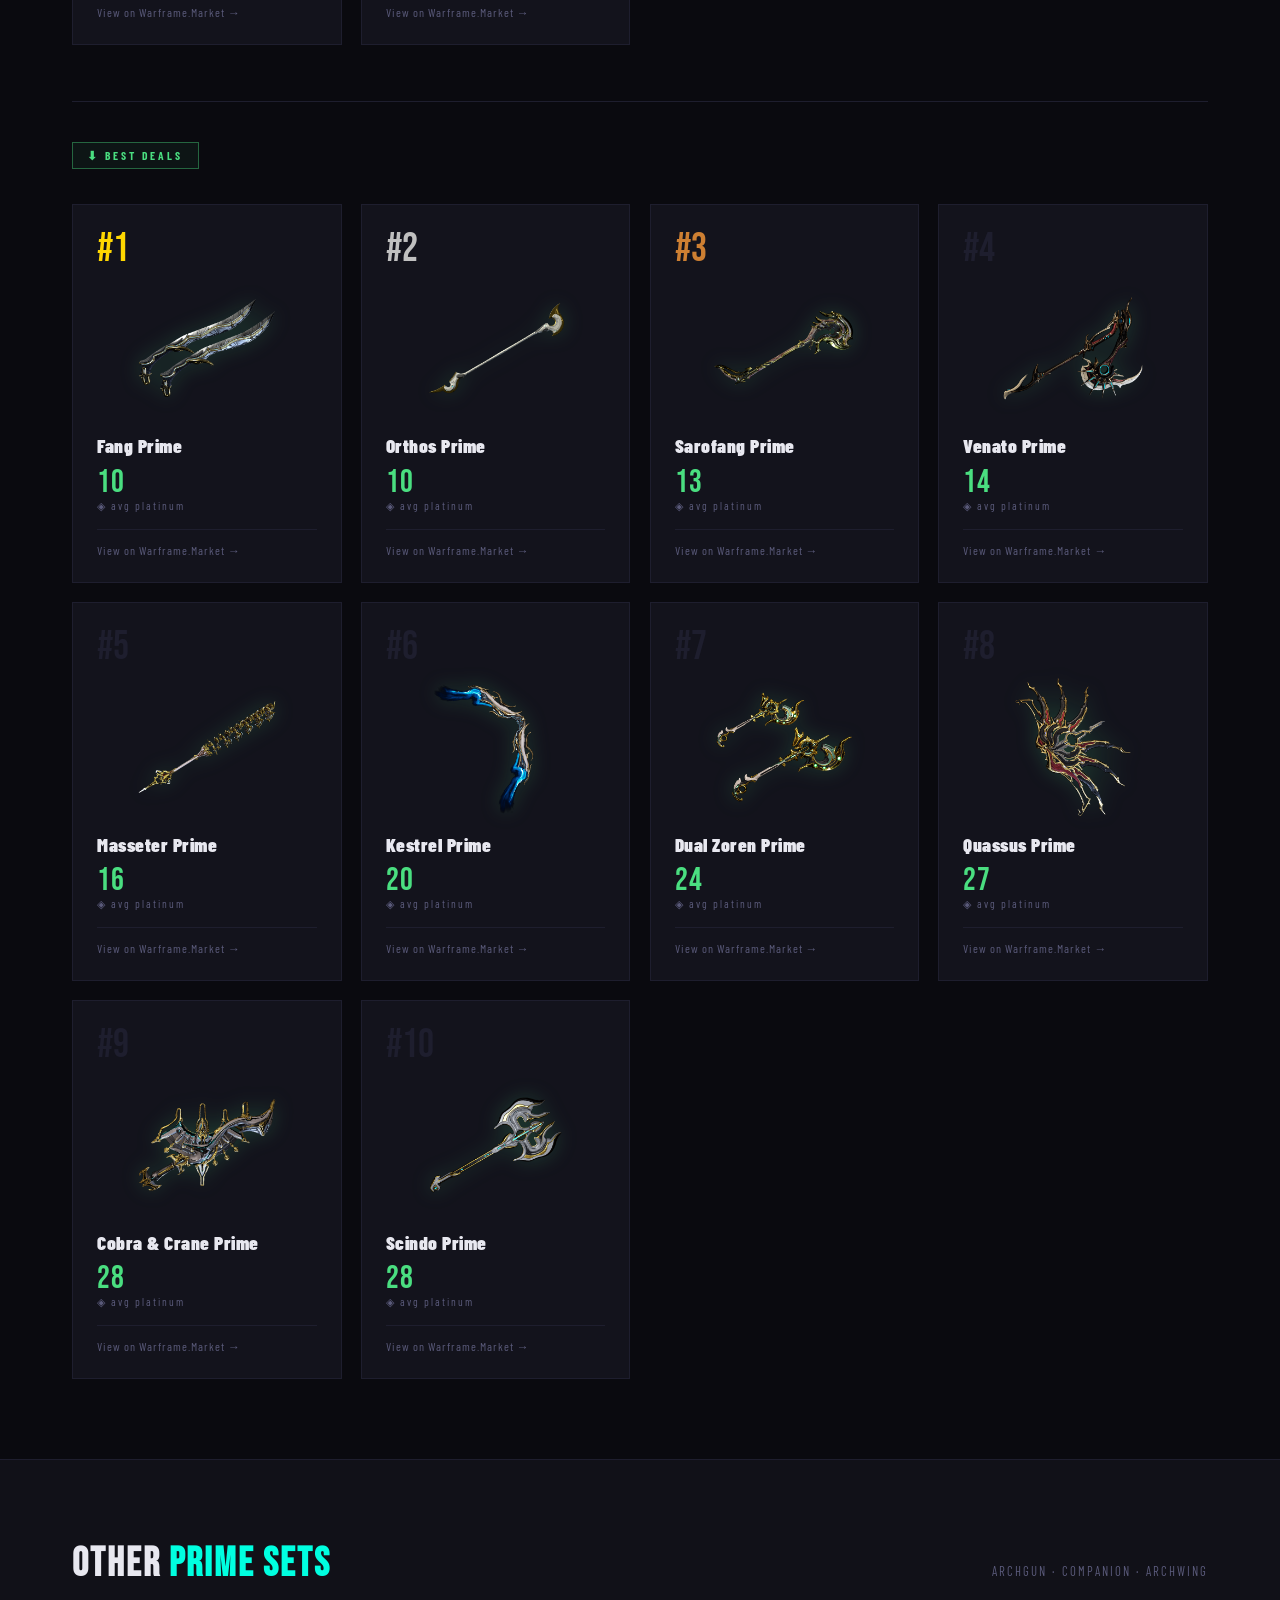
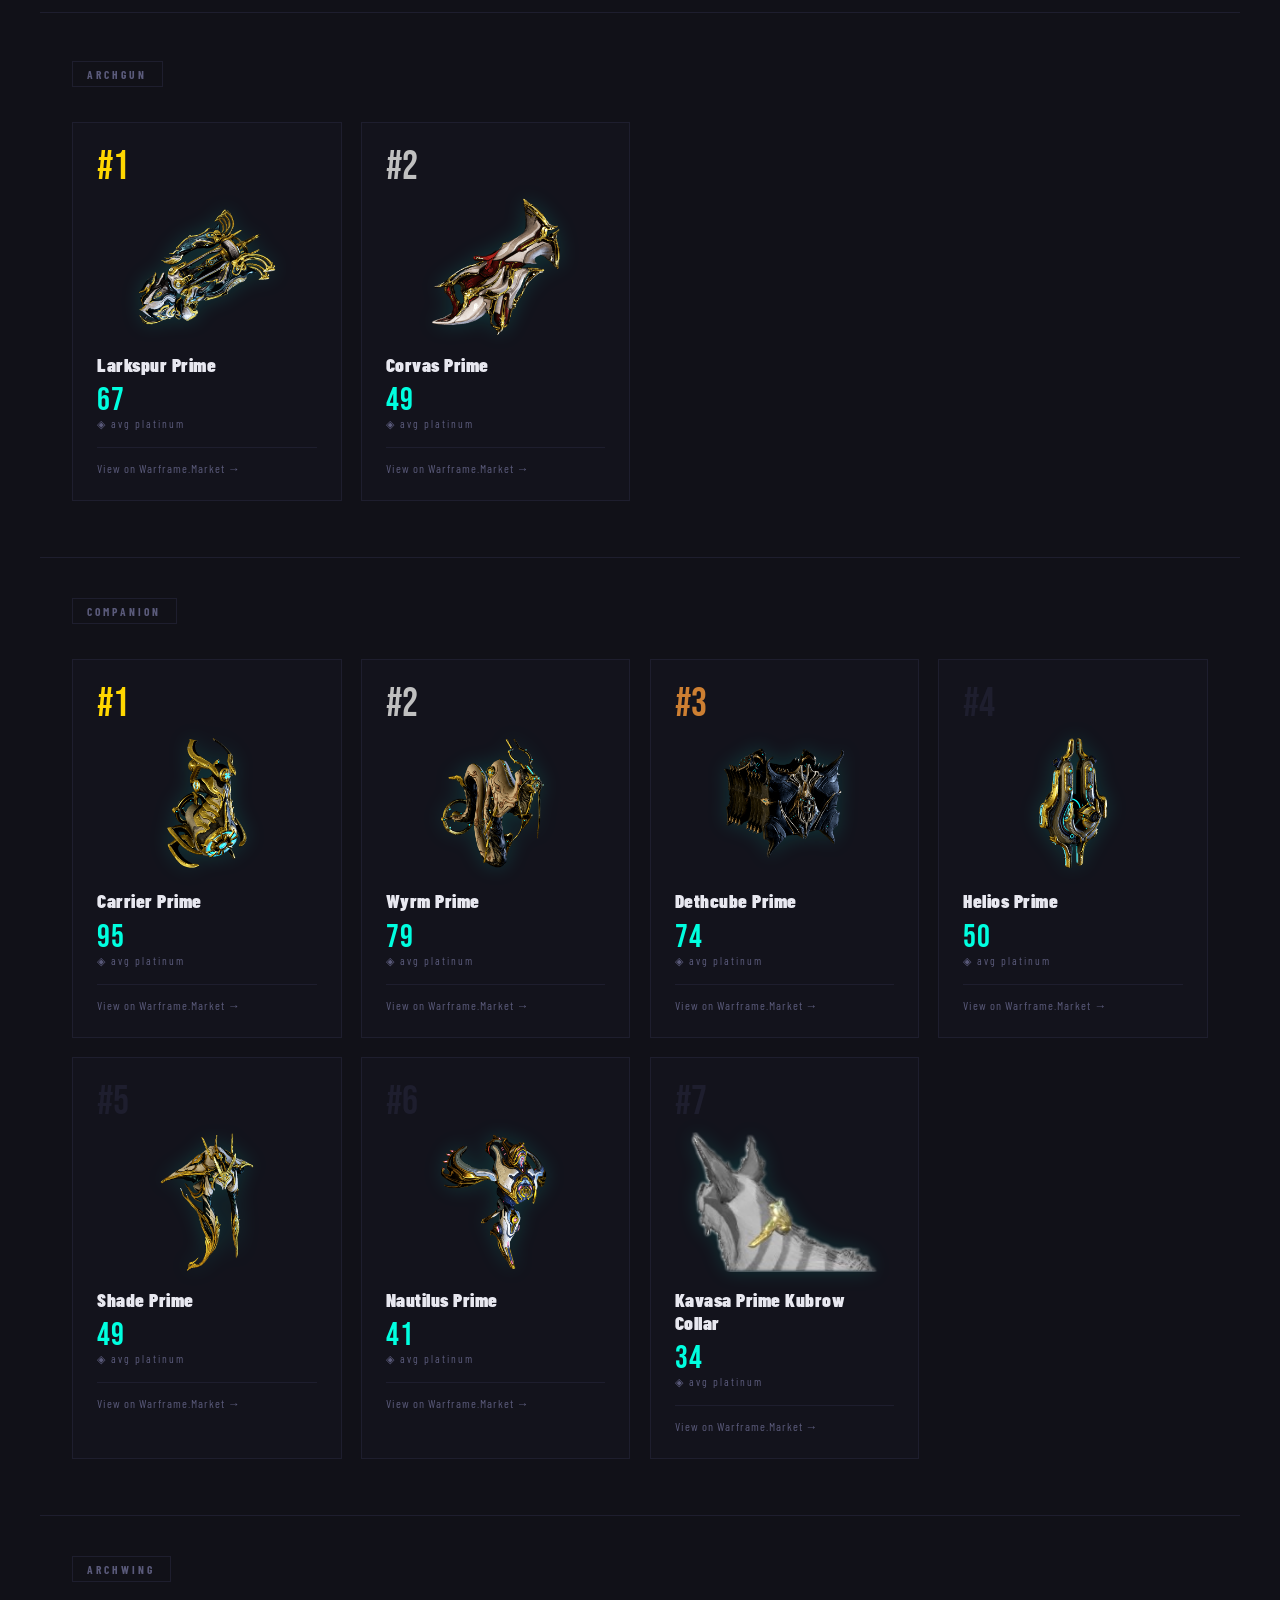
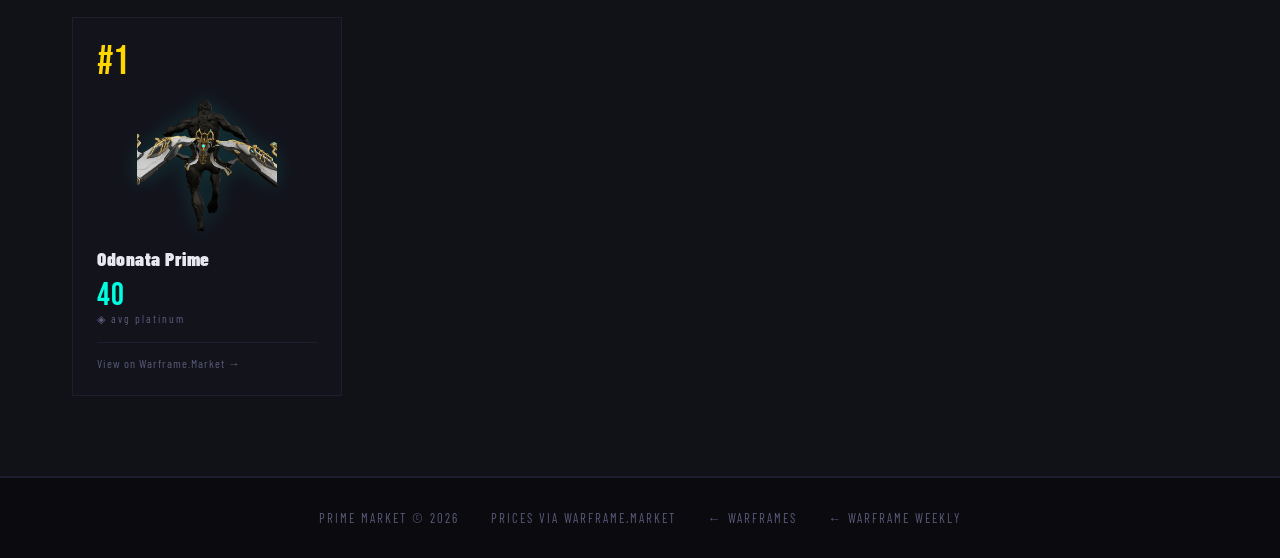
<file: weapons.html>
<!DOCTYPE html>
<html lang="en">
<head>
  <meta charset="UTF-8" />
  <meta name="viewport" content="width=device-width, initial-scale=1.0"/>
  <title>Prime Market — Weapons</title>
  <link href="https://fonts.googleapis.com/css2?family=Bebas+Neue&family=Barlow:wght@400;600;700&family=Barlow+Condensed:wght@700;900&display=swap" rel="stylesheet"/>
  <link rel="stylesheet" href="style.css"/>
  <link rel="stylesheet" href="weapons.css"/>
</head>
<body>

  <div class="scanline"></div>
  <div class="noise"></div>

  <header>
    <div class="header-inner">
      <div class="logo">
        <span class="logo-icon">◈</span>
        <span class="logo-text">PRIME<span class="accent">MARKET</span></span>
      </div>
      <button class="hamburger" id="hamburger">☰</button>
      <nav id="main-nav">
        
        <a href="#primary">Primary</a>
        <a href="#secondary">Secondary</a>
        <a href="#melee">Melee</a>
        <a href="#other">Other</a>
        <span class="nav-divider"></span>
        <a href="index.html">Warframes</a>
        <a href="baro.html">Void Trader Items</a>
        <a href="https://shadowsofthezariman.github.io/Warframe-Weekly">Warframe Weekly</a>

      </nav>
    </div>
  </header>

  <section class="hero hero--weapons">
    <div class="hero-bg-text">⚔</div>
    <div class="hero-content">
      <p class="hero-eyebrow">UPDATED DAILY · PC PRICES</p>
      <h1 class="hero-title">PRIME<br/><span class="accent">WEAPONS</span></h1>
      <p class="hero-sub">Live Prime Weapon Set prices pulled daily from Warframe.Market. Top 10 most expensive &amp; cheapest per category.</p>
      <a href="#primary" class="cta-btn">VIEW PRICES ↓</a>
    </div>
    <div class="hero-stats">
      <div class="stat"><span class="stat-num" id="last-updated">—</span><span class="stat-label">Last Updated</span></div>
      <div class="stat"><span class="stat-num">113</span><span class="stat-label">Weapons Tracked</span></div>
      <div class="stat"><span class="stat-num">3</span><span class="stat-label">Categories</span></div>
    </div>
  </section>

  <!-- PRIMARY -->
  <section id="primary" class="content-section">
    <div class="section-header">
      <h2>PRIMARY <span class="accent">WEAPONS</span></h2>
      <span class="section-sub">33 prime sets tracked</span>
    </div>

    <div class="cat-block">
      <div class="cat-label cat-label--expensive">⬆ MOST EXPENSIVE</div>
      <div class="card-grid" id="primary-expensive">
        <div class="loading-state">⚙️ Loading prices...</div>
      </div>
    </div>

    <div class="cat-block">
      <div class="cat-label cat-label--cheap">⬇ BEST DEALS</div>
      <div class="card-grid" id="primary-cheapest">
        <div class="loading-state">⚙️ Loading prices...</div>
      </div>
    </div>
  </section>

  <!-- SECONDARY -->
  <section id="secondary" class="content-section alt-bg">
    <div class="section-header">
      <h2>SECONDARY <span class="accent">WEAPONS</span></h2>
      <span class="section-sub">30 prime sets tracked</span>
    </div>

    <div class="cat-block">
      <div class="cat-label cat-label--expensive">⬆ MOST EXPENSIVE</div>
      <div class="card-grid" id="secondary-expensive">
        <div class="loading-state">⚙️ Loading prices...</div>
      </div>
    </div>

    <div class="cat-block">
      <div class="cat-label cat-label--cheap">⬇ BEST DEALS</div>
      <div class="card-grid" id="secondary-cheapest">
        <div class="loading-state">⚙️ Loading prices...</div>
      </div>
    </div>
  </section>

  <!-- MELEE -->
  <section id="melee" class="content-section">
    <div class="section-header">
      <h2>MELEE <span class="accent">WEAPONS</span></h2>
      <span class="section-sub">40 prime sets tracked</span>
    </div>

    <div class="cat-block">
      <div class="cat-label cat-label--expensive">⬆ MOST EXPENSIVE</div>
      <div class="card-grid" id="melee-expensive">
        <div class="loading-state">⚙️ Loading prices...</div>
      </div>
    </div>

    <div class="cat-block">
      <div class="cat-label cat-label--cheap">⬇ BEST DEALS</div>
      <div class="card-grid" id="melee-cheapest">
        <div class="loading-state">⚙️ Loading prices...</div>
      </div>
    </div>
  </section>

  <!-- OTHER (Archgun, Companion, Archwing) -->
  <section id="other" class="content-section alt-bg">
    <div class="section-header">
      <h2>OTHER <span class="accent">PRIME SETS</span></h2>
      <span class="section-sub">Archgun · Companion · Archwing</span>
    </div>

    <div class="cat-block">
      <div class="cat-label">ARCHGUN</div>
      <div class="card-grid" id="archgun-grid">
        <div class="loading-state">⚙️ Loading prices...</div>
      </div>
    </div>

    <div class="cat-block">
      <div class="cat-label">COMPANION</div>
      <div class="card-grid" id="companion-grid">
        <div class="loading-state">⚙️ Loading prices...</div>
      </div>
    </div>

    <div class="cat-block">
      <div class="cat-label">ARCHWING</div>
      <div class="card-grid" id="archwing-grid">
        <div class="loading-state">⚙️ Loading prices...</div>
      </div>
    </div>
  </section>

  <footer>
    <span>PRIME MARKET &copy; <span id="footer-year"></span></span>
    <span>Prices via Warframe.Market</span>
    <a href="index.html" style="color:var(--muted);text-decoration:none;">← Warframes</a>
    <a href="https://shadowsofthezariman.github.io/Warframe-Weekly" style="color:var(--muted);text-decoration:none;">← Warframe Weekly</a>
  </footer>

  <script src="weapons_app.js"></script>
  <script src="nav.js"></script>
</body>
</html>
</file>
<file: style.css>
/* ── RESET & VARIABLES ─────────────────────────────── */
*, *::before, *::after { box-sizing: border-box; margin: 0; padding: 0; }

:root {
  --bg:       #0a0a0f;
  --bg2:      #111118;
  --border:   #1e1e2e;
  --accent:   #00ffe0;
  --accent2:  #ff2d55;
  --gold:     #ffb300;
  --text:     #e8e8f0;
  --muted:    #5a5a7a;
  --card-bg:  #13131c;
  --font-head: 'Bebas Neue', sans-serif;
  --font-body: 'Barlow', sans-serif;
  --font-cond: 'Barlow Condensed', sans-serif;
}

html { scroll-behavior: smooth; }
body { background: var(--bg); color: var(--text); font-family: var(--font-body); overflow-x: hidden; }

/* ── ATMOSPHERE ─────────────────────────────────────── */
.scanline {
  pointer-events: none; position: fixed; inset: 0; z-index: 9999;
  background: repeating-linear-gradient(0deg, transparent, transparent 2px, rgba(0,0,0,0.03) 2px, rgba(0,0,0,0.03) 4px);
}
.noise {
  pointer-events: none; position: fixed; inset: 0; z-index: 9998; opacity: 0.025;
  background-image: url("data:image/svg+xml,%3Csvg viewBox='0 0 200 200' xmlns='http://www.w3.org/2000/svg'%3E%3Cfilter id='n'%3E%3CfeTurbulence type='fractalNoise' baseFrequency='0.9' numOctaves='4' stitchTiles='stitch'/%3E%3C/filter%3E%3Crect width='100%25' height='100%25' filter='url(%23n)'/%3E%3C/svg%3E");
  background-size: 200px;
}

.accent { color: var(--accent); }

/* ── HEADER ─────────────────────────────────────────── */
header {
  position: fixed; top: 0; left: 0; right: 0; z-index: 100;
  background: rgba(10,10,15,0.85); backdrop-filter: blur(12px);
  border-bottom: 1px solid var(--border);
}
.header-inner {
  max-width: 1200px; margin: 0 auto; padding: 0 2rem;
  height: 60px; display: flex; align-items: center; justify-content: space-between;
}
.logo { display: flex; align-items: center; gap: 0.5rem; font-family: var(--font-head); font-size: 1.6rem; letter-spacing: 2px; }
.logo-icon { color: var(--gold); font-size: 1.3rem; }
nav { display: flex; gap: 2rem; }
nav a { color: var(--muted); text-decoration: none; font-family: var(--font-cond); font-size: 0.85rem; letter-spacing: 2px; text-transform: uppercase; transition: color 0.2s; }
nav a:hover { color: var(--accent); }

.hamburger {
  display: none;
  background: none;
  border: 1px solid var(--border);
  color: var(--text);
  font-size: 1.2rem;
  padding: 0.3rem 0.7rem;
  cursor: pointer;
}

@media (max-width: 700px) {
  .hamburger { display: block; }
  #main-nav {
    display: none;
    position: absolute;
    top: 60px; left: 0; right: 0;
    background: rgba(10,10,15,0.97);
    border-bottom: 1px solid var(--border);
    flex-direction: column;
    padding: 1rem 2rem;
    gap: 1rem;
  }
  #main-nav.open { display: flex; }
  nav a { font-size: 0.9rem; }
}

/* ── HERO ───────────────────────────────────────────── */
.hero {
  min-height: 100vh; display: flex; flex-direction: column; justify-content: center;
  padding: 100px 2rem 4rem; max-width: 1200px; margin: 0 auto; position: relative; overflow: hidden;
}
.hero-bg-text {
  position: absolute; right: 0; top: 50%; transform: translateY(-50%);
  font-family: var(--font-head); font-size: clamp(200px, 30vw, 400px);
  color: transparent; -webkit-text-stroke: 1px rgba(255,179,0,0.05);
  user-select: none; pointer-events: none; line-height: 1;
}
.hero-content { max-width: 600px; }
.hero-eyebrow { font-family: var(--font-cond); font-size: 0.85rem; letter-spacing: 4px; color: var(--gold); margin-bottom: 1rem; text-transform: uppercase; }
.hero-title { font-family: var(--font-head); font-size: clamp(4rem, 10vw, 8rem); line-height: 0.9; letter-spacing: 2px; margin-bottom: 1.5rem; animation: fadeUp 0.8s ease both; }
.hero-sub { font-size: 1.05rem; color: var(--muted); max-width: 420px; line-height: 1.6; margin-bottom: 2rem; animation: fadeUp 0.8s 0.15s ease both; }

.cta-btn {
  display: inline-block; background: var(--accent); color: #000;
  font-family: var(--font-cond); font-weight: 900; font-size: 1rem; letter-spacing: 3px;
  padding: 0.85rem 2rem; text-decoration: none; cursor: pointer; border: none;
  clip-path: polygon(0 0, calc(100% - 12px) 0, 100% 12px, 100% 100%, 12px 100%, 0 calc(100% - 12px));
  transition: background 0.2s, transform 0.1s; animation: fadeUp 0.8s 0.3s ease both;
}
.cta-btn:hover { background: #fff; transform: translateY(-2px); }

.hero-stats { display: flex; gap: 3rem; margin-top: 4rem; animation: fadeUp 0.8s 0.45s ease both; }
.stat { display: flex; flex-direction: column; gap: 0.2rem; }
.stat-num { font-family: var(--font-head); font-size: 2rem; color: var(--gold); line-height: 1; }
.stat-label { font-family: var(--font-cond); font-size: 0.75rem; letter-spacing: 2px; color: var(--muted); text-transform: uppercase; }

/* ── SECTIONS ───────────────────────────────────────── */
.content-section { 
  max-width: 1200px; 
  margin: 0 auto; 
  padding: 5rem 2rem; }

.alt-bg { 
  background: var(--bg2); 
  max-width: 100%; 
  border-top: 1px solid var(--border); 
  border-bottom: 1px solid var(--border); 
}

.alt-bg .section-header, 
.alt-bg .card-grid { 
  max-width: 1200px; 
  margin-left: auto; 
  margin-right: auto;
  padding-left: 2rem;
  padding-right: 2rem; 
}

.section-header {
  display: flex; align-items: baseline; 
  justify-content: space-between;
  flex-wrap: wrap; 
  gap: 1rem; 
  margin-bottom: 3rem;
  border-bottom: 1px solid var(--border); 
  padding-bottom: 1.5rem;
}
.section-header h2 { 
  font-family: var(--font-head); 
  font-size: 2.5rem; 
  letter-spacing: 2px; }
.section-sub { font-family: var(--font-cond); font-size: 0.8rem; letter-spacing: 2px; color: var(--muted); text-transform: uppercase; }

.card-grid { 
  display: grid; 
  grid-template-columns: 
  repeat(auto-fill, minmax(220px, 1fr)); 
  gap: 1.2rem; margin-top: 1rem; }

/* ── PRICE CARD ─────────────────────────────────────── */
.price-card {
  background: var(--card-bg); border: 1px solid var(--border);
  padding: 1.5rem; text-decoration: none; color: var(--text);
  display: block; position: relative; overflow: hidden;
  transition: transform 0.2s, border-color 0.2s;
  animation: fadeUp 0.4s ease both;
}
.price-card::before {
  content: ''; position: absolute; top: 0; left: 0;
  width: 3px; height: 100%; background: var(--gold);
  transform: scaleY(0); transform-origin: top; transition: transform 0.25s ease;
}
.price-card:hover { transform: translateY(-4px); border-color: rgba(255,179,0,0.3); }
.price-card:hover::before { transform: scaleY(1); }

.price-rank {
  font-family: var(--font-head); font-size: 2.5rem; line-height: 1;
  color: var(--border); margin-bottom: 0.5rem; transition: color 0.2s;
}
.price-card:hover .price-rank { color: var(--gold); }

/* rank medal colors */
.price-card[data-rank="1"] .price-rank { color: #ffd700; }
.price-card[data-rank="2"] .price-rank { color: #c0c0c0; }
.price-card[data-rank="3"] .price-rank { color: #cd7f32; }

.card-warframe-img {
  display: block;
  width: 100%;
  max-height: 140px;
  object-fit: contain;
  margin: 0.6rem 0 1rem;
  filter: drop-shadow(0 0 10px rgba(0,255,224,0.15));
  transition: filter 0.3s, transform 0.3s;
}
.price-card:hover .card-warframe-img {
  filter: drop-shadow(0 0 18px rgba(0,255,224,0.45));
  transform: scale(1.04);
}
.price-card.deal .card-warframe-img {
  filter: drop-shadow(0 0 10px rgba(74,222,128,0.2));
}
.price-card.deal:hover .card-warframe-img {
  filter: drop-shadow(0 0 18px rgba(74,222,128,0.5));
}

.price-name { font-family: var(--font-cond); font-weight: 900; font-size: 1.2rem; letter-spacing: 0.5px; margin-bottom: 0.6rem; line-height: 1.2; }
.price-plat { font-family: var(--font-head); font-size: 2rem; color: var(--accent); letter-spacing: 1px; line-height: 1; }
.price-plat-label { font-family: var(--font-cond); font-size: 0.7rem; letter-spacing: 2px; color: var(--muted); margin-bottom: 0.8rem; }

.price-link {
  display: block; margin-top: 1rem;
  font-family: var(--font-cond); font-size: 0.75rem; letter-spacing: 1px;
  color: var(--muted); transition: color 0.2s;
  border-top: 1px solid var(--border); padding-top: 0.8rem;
}
.price-card:hover .price-link { color: var(--accent); }

/* cheapest card variant */
.price-card.deal .price-plat { color: #4ade80; }
.price-card.deal::before { background: #4ade80; }
.price-card.deal:hover { border-color: rgba(74,222,128,0.3); }

/* ── LOADING / EMPTY ────────────────────────────────── */
.loading-state {
  grid-column: 1/-1; text-align: center; padding: 3rem;
  color: var(--muted); font-family: var(--font-cond); font-size: 0.9rem; letter-spacing: 2px;
  animation: pulse 1.5s infinite;
}
.empty-state {
  grid-column: 1/-1; text-align: center; padding: 4rem;
  color: var(--muted); font-family: var(--font-cond); font-size: 1rem; letter-spacing: 2px;
  border: 1px dashed var(--border);
}

/* ── FOOTER ─────────────────────────────────────────── */
footer {
  padding: 2rem; text-align: center; display: flex; justify-content: center; gap: 2rem;
  font-family: var(--font-cond); font-size: 0.8rem; letter-spacing: 2px;
  color: var(--muted); text-transform: uppercase; border-top: 1px solid var(--border);
}

/* ── ANIMATIONS ─────────────────────────────────────── */
@keyframes fadeUp { from { opacity: 0; transform: translateY(20px); } to { opacity: 1; transform: translateY(0); } }
@keyframes pulse { 0%, 100% { opacity: 1; } 50% { opacity: 0.4; } }

@media (max-width: 600px) {
  .hero-stats { gap: 1.5rem; }
  .hero-bg-text { display: none; }
  .section-header { flex-direction: column; }
  footer { flex-direction: column; gap: 0.5rem; align-items: center; }
}

@media (max-width: 700px) {
  .alt-bg .section-header,
  .alt-bg .card-grid {
    padding-left: 0;
    padding-right: 0;
  }
  .content-section {
    padding-left: 2;
    padding-right: 2;
  }
}

@media (max-width: 768px) {
  .nav-divider {
    width: 100%;
    height: 1px;
    margin: 0.5rem 0;
  }
}
.nav-divider {
  width: 1px;
  height: 24px;
  background: white;
  margin: 0 1rem;
}
</file>
<file: baro.css>
/* ── BARO KI'TEER PAGE ──────────────────────────────── */

/* Baro's signature color: warm void gold/amber */
:root {
  --baro: #e8a020;
  --baro-dim: rgba(232, 160, 32, 0.12);
  --baro-border: rgba(232, 160, 32, 0.3);
}

.baro-accent { color: var(--baro); }
.baro-num    { color: var(--baro) !important; }

/* Hero tweaks */
.hero--baro .hero-bg-text {
  font-size: clamp(100px, 18vw, 240px);
  -webkit-text-stroke: 1px rgba(232, 160, 32, 0.06);
  right: -2rem;
  letter-spacing: -4px;
}

.baro-cta {
  background: var(--baro) !important;
}
.baro-cta:hover {
  background: #fff !important;
}

/* ── BARO GRID ──────────────────────────────────────── */
.baro-grid {
  display: grid;
  grid-template-columns: repeat(auto-fill, minmax(160px, 1fr));
  gap: 1rem;
  margin-top: 1rem;
}

/* Other section can be wider cards since it's text-only */
.baro-grid--other {
  grid-template-columns: repeat(auto-fill, minmax(240px, 1fr));
}

/* ── BARO CARD ──────────────────────────────────────── */
.baro-card {
  background: var(--card-bg);
  border: 1px solid var(--border);
  padding: 1.2rem 1rem;
  text-decoration: none;
  color: var(--text);
  display: flex;
  flex-direction: column;
  align-items: center;
  text-align: center;
  position: relative;
  overflow: hidden;
  transition: transform 0.2s, border-color 0.2s;
  animation: fadeUp 0.4s ease both;
  cursor: default;
}

/* Cards that link to warframe.market get pointer */
a.baro-card { cursor: pointer; }

.baro-card::before {
  content: '';
  position: absolute;
  top: 0; left: 0;
  width: 100%; height: 2px;
  background: var(--baro);
  transform: scaleX(0);
  transform-origin: left;
  transition: transform 0.25s ease;
}
.baro-card:hover {
  transform: translateY(-3px);
  border-color: var(--baro-border);
}
.baro-card:hover::before {
  transform: scaleX(1);
}

/* Amber glow shimmer on hover */
.baro-card::after {
  content: '';
  position: absolute;
  inset: 0;
  background: radial-gradient(ellipse at 50% 0%, rgba(232,160,32,0.07) 0%, transparent 70%);
  opacity: 0;
  transition: opacity 0.3s;
  pointer-events: none;
}
.baro-card:hover::after { opacity: 1; }

.baro-card-img {
  width: 96px;
  height: 96px;
  object-fit: contain;
  margin-bottom: 0.8rem;
  filter: drop-shadow(0 0 8px rgba(232, 160, 32, 0.2));
  transition: filter 0.3s, transform 0.3s;
}
.baro-card:hover .baro-card-img {
  filter: drop-shadow(0 0 16px rgba(232, 160, 32, 0.55));
  transform: scale(1.06);
}

.baro-card-name {
  font-family: var(--font-cond);
  font-weight: 700;
  font-size: 0.85rem;
  letter-spacing: 0.5px;
  line-height: 1.25;
  color: var(--text);
}

/* "Other" items (relic / key) — icon + name + price in a row */
.baro-card--other {
  flex-direction: row;
  align-items: center;
  justify-content: flex-start;
  text-align: left;
  gap: 0.8rem;
  padding: 1rem 1.2rem;
  flex-wrap: wrap;
}
.baro-card--other .baro-card-icon {
  font-size: 1.6rem;
  flex-shrink: 0;
  color: var(--baro);
}
.baro-other-body {
  flex: 1;
  min-width: 0;
}
.baro-card--other .baro-card-name {
  font-size: 0.88rem;
  margin-bottom: 0.15rem;
}
.baro-card--other .baro-card-price {
  font-size: 1.3rem;
  margin-top: 0.1rem;
}
.baro-card--other .baro-card-link {
  border-top: none;
  padding-top: 0;
  margin-top: 0;
  width: auto;
  margin-left: auto;
  white-space: nowrap;
}

/* ── ALT-BG ALIGNMENT ────────────────────────────────── */
.alt-bg .baro-grid {
  max-width: 1200px;
  margin-left: auto;
  margin-right: auto;
  padding-left: 2rem;
  padding-right: 2rem;
}

@media (max-width: 700px) {
  .alt-bg .baro-grid {
    padding-left: 0;
    padding-right: 0;
  }
  .baro-grid {
    grid-template-columns: repeat(auto-fill, minmax(130px, 1fr));
  }
  .baro-grid--other {
    grid-template-columns: 1fr;
  }
}

/* ── MOD / WEAPON CARD PRICE DISPLAY ────────────────── */

.baro-card-price {
  font-family: var(--font-head);
  font-size: 1.8rem;
  color: var(--baro);
  line-height: 1;
  margin-top: 0.5rem;
  letter-spacing: 1px;
}

.baro-plat-sym {
  font-size: 1.2rem;
  color: var(--baro);
  opacity: 0.7;
}

.baro-card-rank-label {
  font-family: var(--font-cond);
  font-size: 0.65rem;
  letter-spacing: 2px;
  text-transform: uppercase;
  color: var(--muted);
  margin-bottom: 0.3rem;
}

/* Secondary price (unranked shown below maxed) */
.baro-card-subprice {
  font-family: var(--font-cond);
  font-size: 0.78rem;
  letter-spacing: 1px;
  color: var(--muted);
  border-top: 1px solid var(--border);
  padding-top: 0.4rem;
  margin-top: 0.2rem;
  width: 100%;
  text-align: center;
}

.baro-card-link {
  display: block;
  margin-top: auto;
  padding-top: 0.7rem;
  font-family: var(--font-cond);
  font-size: 0.72rem;
  letter-spacing: 1px;
  color: var(--muted);
  text-decoration: none;
  border-top: 1px solid var(--border);
  transition: color 0.2s;
  width: 100%;
  text-align: center;
}
.baro-card:hover .baro-card-link { color: var(--baro); }

/* Mod cards are a bit taller to fit both prices */
.baro-card--mod {
  padding-bottom: 1rem;
  gap: 0.2rem;
}
</file>
<file: weapons.css>
/* ── WEAPONS PAGE EXTRAS ────────────────────────────── */

/* Tweak hero background glyph for weapons page */
.hero--weapons .hero-bg-text {
  font-size: clamp(180px, 28vw, 360px);
  -webkit-text-stroke: 1px rgba(255, 45, 85, 0.06);
}

/* Category block spacing */
.cat-block {
  margin-bottom: 3.5rem;
}
.cat-block:last-child {
  margin-bottom: 0;
}

/* Category label pill */
.cat-label {
  display: inline-block;
  font-family: var(--font-cond);
  font-size: 0.72rem;
  font-weight: 700;
  letter-spacing: 3px;
  text-transform: uppercase;
  padding: 0.3rem 0.9rem;
  margin-bottom: 1.2rem;
  border: 1px solid var(--border);
  color: var(--muted);
}

.cat-label--expensive {
  border-color: rgba(255, 179, 0, 0.4);
  color: var(--gold);
  background: rgba(255, 179, 0, 0.05);
}

.cat-label--cheap {
  border-color: rgba(74, 222, 128, 0.4);
  color: #4ade80;
  background: rgba(74, 222, 128, 0.05);
}

/* Divider between expensive/cheap blocks inside a section */
.cat-block + .cat-block {
  padding-top: 2.5rem;
  border-top: 1px solid var(--border);
}
/* ── ALT-BG ALIGNMENT FIX ───────────────────────────── */
.alt-bg .cat-block {
  max-width: 1200px;
  margin-left: auto;
  margin-right: auto;
  padding-left: 2rem;
  padding-right: 2rem;
}
.alt-bg .card-grid {
  max-width: 1200px;
  margin-left: auto;
  margin-right: auto;
  padding-left: 0;
  padding-right: 0;
}

@media (max-width: 700px) {
  .alt-bg .cat-block {
    padding-left: 0;
    padding-right: 0;
  }
}
</file>
